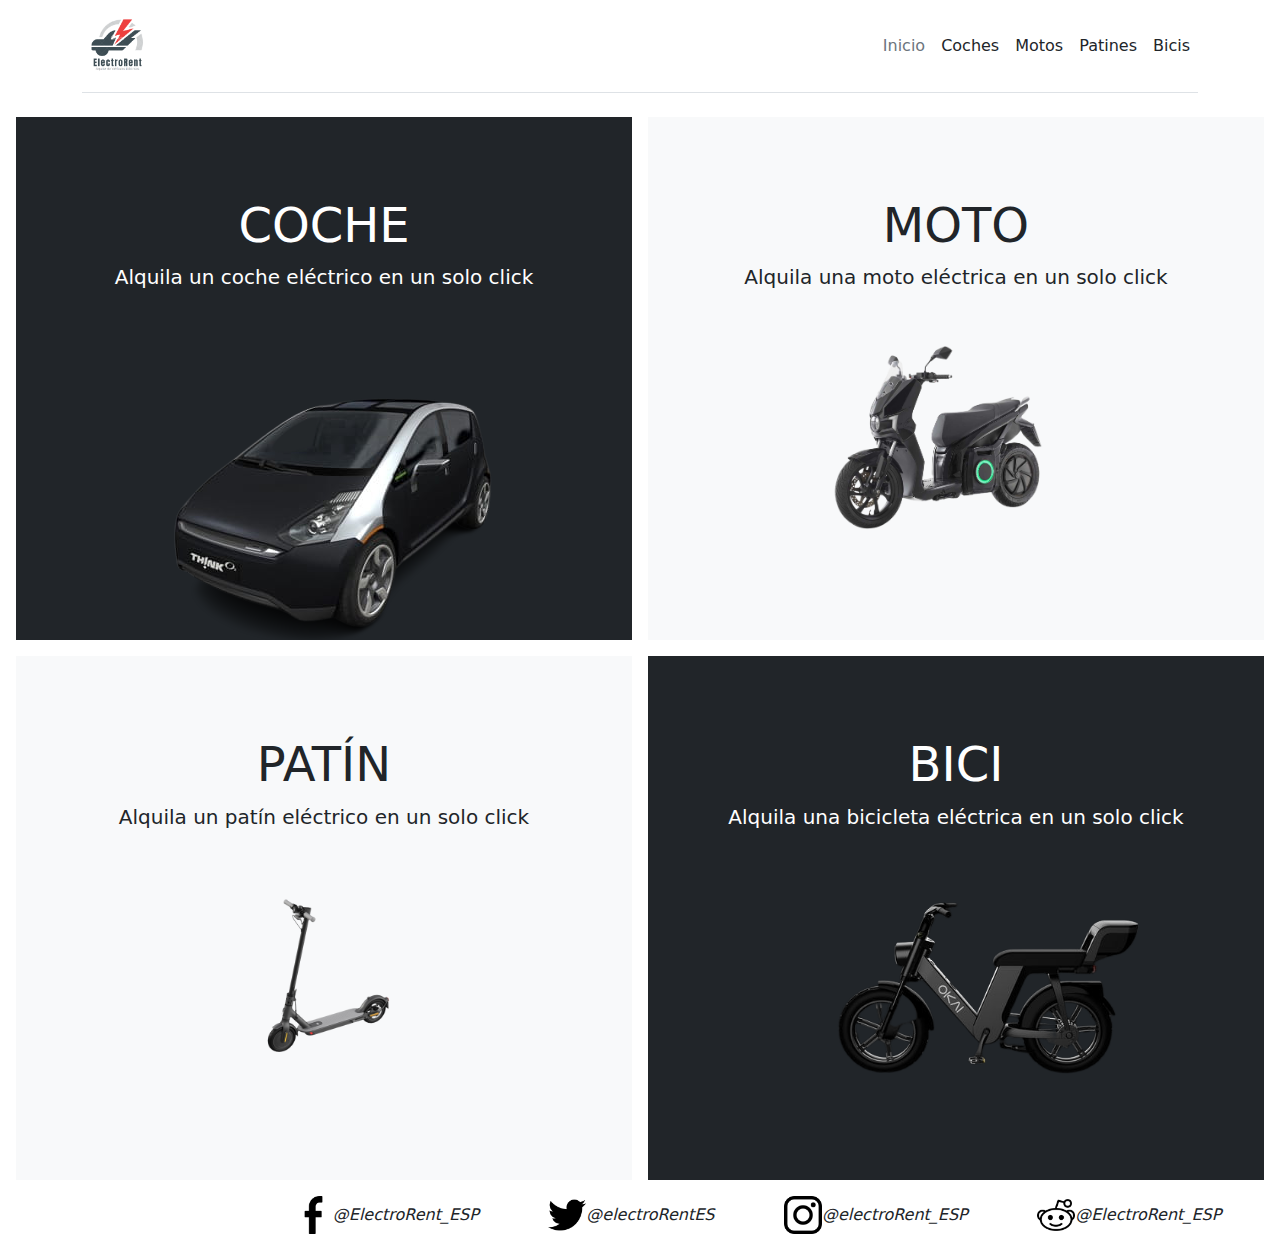
<file: index.html>
<!DOCTYPE html>
<html lang="en">

<head>
    <meta charset="UTF-8">
    <meta http-equiv="X-UA-Compatible" content="IE=edge">
    <meta name="viewport" content="width=device-width, initial-scale=1.0">
    <title>ElectroRent</title>
    <link rel="stylesheet" href="css/style.css">
</head>

<link href="css/bootstrap.min.css" rel="stylesheet">

<style>
    .bd-placeholder-img {
        font-size: 1.125rem;
        text-anchor: middle;
        -webkit-user-select: none;
        -moz-user-select: none;
        user-select: none;
    }

    @media (min-width: 768px) {
        .bd-placeholder-img-lg {
            font-size: 3.5rem;
        }
    }
</style>

<body>
    <svg xmlns="http://www.w3.org/2000/svg" style="display: none;">
        <symbol id="bootstrap" viewBox="0 0 118 94">
            <title>Bootstrap</title>
            <path fill-rule="evenodd" clip-rule="evenodd"
                d="M24.509 0c-6.733 0-11.715 5.893-11.492 12.284.214 6.14-.064 14.092-2.066 20.577C8.943 39.365 5.547 43.485 0 44.014v5.972c5.547.529 8.943 4.649 10.951 11.153 2.002 6.485 2.28 14.437 2.066 20.577C12.794 88.106 17.776 94 24.51 94H93.5c6.733 0 11.714-5.893 11.491-12.284-.214-6.14.064-14.092 2.066-20.577 2.009-6.504 5.396-10.624 10.943-11.153v-5.972c-5.547-.529-8.934-4.649-10.943-11.153-2.002-6.484-2.28-14.437-2.066-20.577C105.214 5.894 100.233 0 93.5 0H24.508zM80 57.863C80 66.663 73.436 72 62.543 72H44a2 2 0 01-2-2V24a2 2 0 012-2h18.437c9.083 0 15.044 4.92 15.044 12.474 0 5.302-4.01 10.049-9.119 10.88v.277C75.317 46.394 80 51.21 80 57.863zM60.521 28.34H49.948v14.934h8.905c6.884 0 10.68-2.772 10.68-7.727 0-4.643-3.264-7.207-9.012-7.207zM49.948 49.2v16.458H60.91c7.167 0 10.964-2.876 10.964-8.281 0-5.406-3.903-8.178-11.425-8.178H49.948z">
            </path>
        </symbol>
        <symbol id="home" viewBox="0 0 16 16">
            <path
                d="M8.354 1.146a.5.5 0 0 0-.708 0l-6 6A.5.5 0 0 0 1.5 7.5v7a.5.5 0 0 0 .5.5h4.5a.5.5 0 0 0 .5-.5v-4h2v4a.5.5 0 0 0 .5.5H14a.5.5 0 0 0 .5-.5v-7a.5.5 0 0 0-.146-.354L13 5.793V2.5a.5.5 0 0 0-.5-.5h-1a.5.5 0 0 0-.5.5v1.293L8.354 1.146zM2.5 14V7.707l5.5-5.5 5.5 5.5V14H10v-4a.5.5 0 0 0-.5-.5h-3a.5.5 0 0 0-.5.5v4H2.5z" />
        </symbol>
        <symbol id="speedometer2" viewBox="0 0 16 16">
            <path
                d="M8 4a.5.5 0 0 1 .5.5V6a.5.5 0 0 1-1 0V4.5A.5.5 0 0 1 8 4zM3.732 5.732a.5.5 0 0 1 .707 0l.915.914a.5.5 0 1 1-.708.708l-.914-.915a.5.5 0 0 1 0-.707zM2 10a.5.5 0 0 1 .5-.5h1.586a.5.5 0 0 1 0 1H2.5A.5.5 0 0 1 2 10zm9.5 0a.5.5 0 0 1 .5-.5h1.5a.5.5 0 0 1 0 1H12a.5.5 0 0 1-.5-.5zm.754-4.246a.389.389 0 0 0-.527-.02L7.547 9.31a.91.91 0 1 0 1.302 1.258l3.434-4.297a.389.389 0 0 0-.029-.518z" />
            <path fill-rule="evenodd"
                d="M0 10a8 8 0 1 1 15.547 2.661c-.442 1.253-1.845 1.602-2.932 1.25C11.309 13.488 9.475 13 8 13c-1.474 0-3.31.488-4.615.911-1.087.352-2.49.003-2.932-1.25A7.988 7.988 0 0 1 0 10zm8-7a7 7 0 0 0-6.603 9.329c.203.575.923.876 1.68.63C4.397 12.533 6.358 12 8 12s3.604.532 4.923.96c.757.245 1.477-.056 1.68-.631A7 7 0 0 0 8 3z" />
        </symbol>
        <symbol id="table" viewBox="0 0 16 16">
            <path
                d="M0 2a2 2 0 0 1 2-2h12a2 2 0 0 1 2 2v12a2 2 0 0 1-2 2H2a2 2 0 0 1-2-2V2zm15 2h-4v3h4V4zm0 4h-4v3h4V8zm0 4h-4v3h3a1 1 0 0 0 1-1v-2zm-5 3v-3H6v3h4zm-5 0v-3H1v2a1 1 0 0 0 1 1h3zm-4-4h4V8H1v3zm0-4h4V4H1v3zm5-3v3h4V4H6zm4 4H6v3h4V8z" />
        </symbol>
        <symbol id="people-circle" viewBox="0 0 16 16">
            <path d="M11 6a3 3 0 1 1-6 0 3 3 0 0 1 6 0z" />
            <path fill-rule="evenodd"
                d="M0 8a8 8 0 1 1 16 0A8 8 0 0 1 0 8zm8-7a7 7 0 0 0-5.468 11.37C3.242 11.226 4.805 10 8 10s4.757 1.225 5.468 2.37A7 7 0 0 0 8 1z" />
        </symbol>
        <symbol id="grid" viewBox="0 0 16 16">
            <path
                d="M1 2.5A1.5 1.5 0 0 1 2.5 1h3A1.5 1.5 0 0 1 7 2.5v3A1.5 1.5 0 0 1 5.5 7h-3A1.5 1.5 0 0 1 1 5.5v-3zM2.5 2a.5.5 0 0 0-.5.5v3a.5.5 0 0 0 .5.5h3a.5.5 0 0 0 .5-.5v-3a.5.5 0 0 0-.5-.5h-3zm6.5.5A1.5 1.5 0 0 1 10.5 1h3A1.5 1.5 0 0 1 15 2.5v3A1.5 1.5 0 0 1 13.5 7h-3A1.5 1.5 0 0 1 9 5.5v-3zm1.5-.5a.5.5 0 0 0-.5.5v3a.5.5 0 0 0 .5.5h3a.5.5 0 0 0 .5-.5v-3a.5.5 0 0 0-.5-.5h-3zM1 10.5A1.5 1.5 0 0 1 2.5 9h3A1.5 1.5 0 0 1 7 10.5v3A1.5 1.5 0 0 1 5.5 15h-3A1.5 1.5 0 0 1 1 13.5v-3zm1.5-.5a.5.5 0 0 0-.5.5v3a.5.5 0 0 0 .5.5h3a.5.5 0 0 0 .5-.5v-3a.5.5 0 0 0-.5-.5h-3zm6.5.5A1.5 1.5 0 0 1 10.5 9h3a1.5 1.5 0 0 1 1.5 1.5v3a1.5 1.5 0 0 1-1.5 1.5h-3A1.5 1.5 0 0 1 9 13.5v-3zm1.5-.5a.5.5 0 0 0-.5.5v3a.5.5 0 0 0 .5.5h3a.5.5 0 0 0 .5-.5v-3a.5.5 0 0 0-.5-.5h-3z" />
        </symbol>
    </svg>


    <!--ENCABEZADO-->

    <div class="container">
        <header
            class="d-flex flex-wrap align-items-center justify-content-center justify-content-md-between py-3 mb-4 border-bottom">
            <a href="index.html"><img src="img/logo.PNG" class="logo"></a>
            <a class="d-flex align-items-center col-md-3 mb-2 mb-md-0 text-dark text-decoration-none">
                <svg class="bi me-2" width="40" height="32" role="img" aria-label="Bootstrap">
                    <use xlink:href="" />
                </svg>
            </a>

            <ul class="nav col-12 col-md-auto mb-2 justify-content-center mb-md-0">
                <li><a href="../index.html" class="nav-link px-2 link-secondary">Inicio</a></li>
                <li><a href="../html/coche.html" class="nav-link px-2 link-dark">Coches</a></li>
                <li><a href="../html/moto.html" class="nav-link px-2 link-dark">Motos</a></li>
                <li><a href="../html/patin.html" class="nav-link px-2 link-dark">Patines</a></li>
                <li><a href="../html/bici.html" class="nav-link px-2 link-dark">Bicis</a></li>
            </ul>
        </header>
    </div>


    <!--PRODUCTOS-->

    <div class="d-md-flex flex-md-equal w-100 my-md-3 ps-md-3">
        <div class="bg-dark me-md-3 pt-3 px-3 pt-md-5 px-md-5 text-center text-white overflow-hidden">
            <div class="my-3 py-3">
                <h2 href class="display-5">COCHE</h2>
                <p class="lead">Alquila un coche eléctrico en un solo click</p>
            </div>
            <div style="width: 100%; height: 300px">
                <a href="html/coche.html"><img src="img/coche.png"></a>
            </div>
        </div>
        <div class="bg-light me-md-3 pt-3 px-3 pt-md-5 px-md-5 text-center overflow-hidden">
            <div class="my-3 p-3">
                <h2 class="display-5">MOTO</h2>
                <p class="lead">Alquila una moto eléctrica en un solo click</p>
            </div>
            <div style="width:50%; height: 150px;">
                <a href="html/moto.html"><img src="img/moto.png" class="img1"></a>
            </div>
        </div>
    </div>

    <div class="d-md-flex flex-md-equal w-100 my-md-3 ps-md-3">
        <div class="bg-light me-md-3 pt-3 px-3 pt-md-5 px-md-5 text-center overflow-hidden">
            <div class="my-3 p-3">
                <h2 class="display-5">PATÍN</h2>
                <p class="lead">Alquila un patín eléctrico en un solo click</p>
            </div>
            <div style="width: 80%; height: 300px;">
                <a href="html/patin.html"><img src="img/patin.png" class="img3"></a>
            </div>
        </div>
        <div class="bg-dark me-md-3 pt-3 px-3 pt-md-5 px-md-5 text-center text-white overflow-hidden">
            <div class="my-3 py-3">
                <h2 class="display-5">BICI</h2>
                <p class="lead">Alquila una bicicleta eléctrica en un solo click</p>
            </div>
            <div style="width: 80%; height: 300px;">
                <a href="html/bici.html"><img src="img/bici.png" class="img2"></a>
            </div>
        </div>
    </div>

    <!--RRSS-->

    <i class="fab fa-facebook-f"><img src="img/facebook.png" style="width: 3%; margin-left: 23%;">@ElectroRent_ESP</i>
    <i class="fab fa-twitter" ><img src="img/twitter.png" style="width: 3%; margin-left: 5%;">@electroRentES</i>
    <i class="fab fa-instagram"><img src="img/instagram.png" style="width: 3%; margin-left: 5%;">@electroRent_ESP</i>
    <i class="fab fa-reddit-alien"><img src="img/reddit.png" style="width: 3%; margin-left: 5%;">@ElectroRent_ESP</i>

    <!--SCRIPT-->
    <script src="js/bootstrap.bundle.min.js"></script>
</body>

</html>
</file>
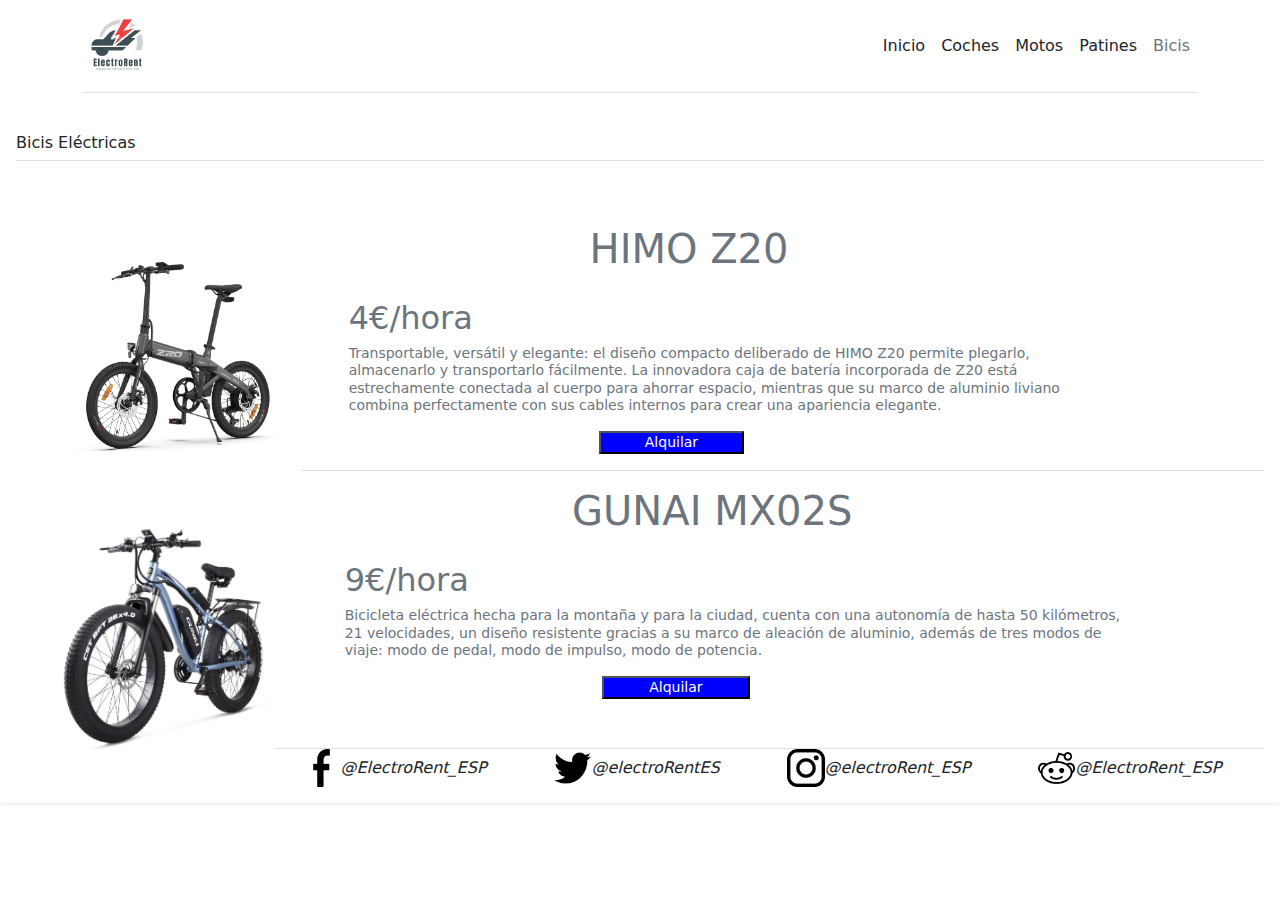
<file: html/bici.html>
<!DOCTYPE html>
<html lang="en">

<head>
    <meta charset="UTF-8">
    <meta http-equiv="X-UA-Compatible" content="IE=edge">
    <meta name="viewport" content="width=device-width, initial-scale=1.0">
    <title>ElectroRent</title>
    <link rel="stylesheet" href="../css/style.css">
</head>

<link href="../css/bootstrap.min.css" rel="stylesheet">

<style>
    .bd-placeholder-img {
        font-size: 1.125rem;
        text-anchor: middle;
        -webkit-user-select: none;
        -moz-user-select: none;
        user-select: none;
    }

    @media (min-width: 768px) {
        .bd-placeholder-img-lg {
            font-size: 3.5rem;
        }
    }
</style>

<body>
    <svg xmlns="http://www.w3.org/2000/svg" style="display: none;">
        <symbol id="bootstrap" viewBox="0 0 118 94">
            <title>Bootstrap</title>
            <path fill-rule="evenodd" clip-rule="evenodd"
                d="M24.509 0c-6.733 0-11.715 5.893-11.492 12.284.214 6.14-.064 14.092-2.066 20.577C8.943 39.365 5.547 43.485 0 44.014v5.972c5.547.529 8.943 4.649 10.951 11.153 2.002 6.485 2.28 14.437 2.066 20.577C12.794 88.106 17.776 94 24.51 94H93.5c6.733 0 11.714-5.893 11.491-12.284-.214-6.14.064-14.092 2.066-20.577 2.009-6.504 5.396-10.624 10.943-11.153v-5.972c-5.547-.529-8.934-4.649-10.943-11.153-2.002-6.484-2.28-14.437-2.066-20.577C105.214 5.894 100.233 0 93.5 0H24.508zM80 57.863C80 66.663 73.436 72 62.543 72H44a2 2 0 01-2-2V24a2 2 0 012-2h18.437c9.083 0 15.044 4.92 15.044 12.474 0 5.302-4.01 10.049-9.119 10.88v.277C75.317 46.394 80 51.21 80 57.863zM60.521 28.34H49.948v14.934h8.905c6.884 0 10.68-2.772 10.68-7.727 0-4.643-3.264-7.207-9.012-7.207zM49.948 49.2v16.458H60.91c7.167 0 10.964-2.876 10.964-8.281 0-5.406-3.903-8.178-11.425-8.178H49.948z">
            </path>
        </symbol>
        <symbol id="home" viewBox="0 0 16 16">
            <path
                d="M8.354 1.146a.5.5 0 0 0-.708 0l-6 6A.5.5 0 0 0 1.5 7.5v7a.5.5 0 0 0 .5.5h4.5a.5.5 0 0 0 .5-.5v-4h2v4a.5.5 0 0 0 .5.5H14a.5.5 0 0 0 .5-.5v-7a.5.5 0 0 0-.146-.354L13 5.793V2.5a.5.5 0 0 0-.5-.5h-1a.5.5 0 0 0-.5.5v1.293L8.354 1.146zM2.5 14V7.707l5.5-5.5 5.5 5.5V14H10v-4a.5.5 0 0 0-.5-.5h-3a.5.5 0 0 0-.5.5v4H2.5z" />
        </symbol>
        <symbol id="speedometer2" viewBox="0 0 16 16">
            <path
                d="M8 4a.5.5 0 0 1 .5.5V6a.5.5 0 0 1-1 0V4.5A.5.5 0 0 1 8 4zM3.732 5.732a.5.5 0 0 1 .707 0l.915.914a.5.5 0 1 1-.708.708l-.914-.915a.5.5 0 0 1 0-.707zM2 10a.5.5 0 0 1 .5-.5h1.586a.5.5 0 0 1 0 1H2.5A.5.5 0 0 1 2 10zm9.5 0a.5.5 0 0 1 .5-.5h1.5a.5.5 0 0 1 0 1H12a.5.5 0 0 1-.5-.5zm.754-4.246a.389.389 0 0 0-.527-.02L7.547 9.31a.91.91 0 1 0 1.302 1.258l3.434-4.297a.389.389 0 0 0-.029-.518z" />
            <path fill-rule="evenodd"
                d="M0 10a8 8 0 1 1 15.547 2.661c-.442 1.253-1.845 1.602-2.932 1.25C11.309 13.488 9.475 13 8 13c-1.474 0-3.31.488-4.615.911-1.087.352-2.49.003-2.932-1.25A7.988 7.988 0 0 1 0 10zm8-7a7 7 0 0 0-6.603 9.329c.203.575.923.876 1.68.63C4.397 12.533 6.358 12 8 12s3.604.532 4.923.96c.757.245 1.477-.056 1.68-.631A7 7 0 0 0 8 3z" />
        </symbol>
        <symbol id="table" viewBox="0 0 16 16">
            <path
                d="M0 2a2 2 0 0 1 2-2h12a2 2 0 0 1 2 2v12a2 2 0 0 1-2 2H2a2 2 0 0 1-2-2V2zm15 2h-4v3h4V4zm0 4h-4v3h4V8zm0 4h-4v3h3a1 1 0 0 0 1-1v-2zm-5 3v-3H6v3h4zm-5 0v-3H1v2a1 1 0 0 0 1 1h3zm-4-4h4V8H1v3zm0-4h4V4H1v3zm5-3v3h4V4H6zm4 4H6v3h4V8z" />
        </symbol>
        <symbol id="people-circle" viewBox="0 0 16 16">
            <path d="M11 6a3 3 0 1 1-6 0 3 3 0 0 1 6 0z" />
            <path fill-rule="evenodd"
                d="M0 8a8 8 0 1 1 16 0A8 8 0 0 1 0 8zm8-7a7 7 0 0 0-5.468 11.37C3.242 11.226 4.805 10 8 10s4.757 1.225 5.468 2.37A7 7 0 0 0 8 1z" />
        </symbol>
        <symbol id="grid" viewBox="0 0 16 16">
            <path
                d="M1 2.5A1.5 1.5 0 0 1 2.5 1h3A1.5 1.5 0 0 1 7 2.5v3A1.5 1.5 0 0 1 5.5 7h-3A1.5 1.5 0 0 1 1 5.5v-3zM2.5 2a.5.5 0 0 0-.5.5v3a.5.5 0 0 0 .5.5h3a.5.5 0 0 0 .5-.5v-3a.5.5 0 0 0-.5-.5h-3zm6.5.5A1.5 1.5 0 0 1 10.5 1h3A1.5 1.5 0 0 1 15 2.5v3A1.5 1.5 0 0 1 13.5 7h-3A1.5 1.5 0 0 1 9 5.5v-3zm1.5-.5a.5.5 0 0 0-.5.5v3a.5.5 0 0 0 .5.5h3a.5.5 0 0 0 .5-.5v-3a.5.5 0 0 0-.5-.5h-3zM1 10.5A1.5 1.5 0 0 1 2.5 9h3A1.5 1.5 0 0 1 7 10.5v3A1.5 1.5 0 0 1 5.5 15h-3A1.5 1.5 0 0 1 1 13.5v-3zm1.5-.5a.5.5 0 0 0-.5.5v3a.5.5 0 0 0 .5.5h3a.5.5 0 0 0 .5-.5v-3a.5.5 0 0 0-.5-.5h-3zm6.5.5A1.5 1.5 0 0 1 10.5 9h3a1.5 1.5 0 0 1 1.5 1.5v3a1.5 1.5 0 0 1-1.5 1.5h-3A1.5 1.5 0 0 1 9 13.5v-3zm1.5-.5a.5.5 0 0 0-.5.5v3a.5.5 0 0 0 .5.5h3a.5.5 0 0 0 .5-.5v-3a.5.5 0 0 0-.5-.5h-3z" />
        </symbol>
    </svg>


    <!--ENCABEZADO-->

    <div class="container">
        <header
            class="d-flex flex-wrap align-items-center justify-content-center justify-content-md-between py-3 mb-4 border-bottom">
            <a href="../index.html"><img src="../img/logo.PNG" class="logo"></a>
            <a class="d-flex align-items-center col-md-3 mb-2 mb-md-0 text-dark text-decoration-none">
                <svg class="bi me-2" width="40" height="32" role="img" aria-label="Bootstrap">
                    <use xlink:href="" />
                </svg>
            </a>

            <ul class="nav col-12 col-md-auto mb-2 justify-content-center mb-md-0">
                <li><a href="../index.html" class="nav-link px-2 link-dark">Inicio</a></li>
                <li><a href="../html/coche.html" class="nav-link px-2 link-dark">Coches</a></li>
                <li><a href="../html/moto.html" class="nav-link px-2 link-dark">Motos</a></li>
                <li><a href="../html/patin.html" class="nav-link px-2 link-dark">Patines</a></li>
                <li><a href="../html/bici.html" class="nav-link px-2 link-secondary">Bicis</a></li>
            </ul>
        </header>
    </div>

<!--PRODUCTOS-->
<div class="my-3 p-3 bg-body rounded shadow-sm">
    <h6 class="border-bottom pb-2 mb-0">Bicis Eléctricas</h6>
    <div class="d-flex text-muted pt-3">
        <svg class="bd-placeholder-img flex-shrink-0 me-2 rounded" width="32" height="32"
            xmlns="http://www.w3.org/2000/svg" role="img" aria-label="Placeholder: 32x32"
            preserveAspectRatio="xMidYMid slice" focusable="false">
        </svg>
</div>

<div class="d-flex text-muted pt-3">
    <img src="../img/bicis/HIMO Z20.jpg" style="width: 20%; height: 15%; margin-top: 3%; margin-left: 2.8%;">
    <div class="pb-3 mb-0 small lh-sm border-bottom">
        <h1 class="d-block text-gray-dark" style="margin-left: 30%;">HIMO Z20</h1><br>
        <h2 style="margin-left: 5%;">4€/hora</h2>
        <p style="width: 80%; margin-left: 5%;">
            Transportable, versátil y elegante: el diseño compacto deliberado de HIMO Z20 permite plegarlo, almacenarlo y
             transportarlo fácilmente. La innovadora caja de batería incorporada de Z20 está estrechamente conectada al cuerpo para 
             ahorrar espacio, mientras que su marco de aluminio liviano combina perfectamente con sus cables internos para crear una 
             apariencia elegante. 
        </p>
        <button style="margin-left: 31%; width: 15%" class="alquilar" onclick="document.location='../html/pagos.html'">Alquilar</button>
    </div>
</div>

<div class="d-flex text-muted pt-3">
    <img src="../img/bicis/GUNAI MX02S.jpg" style="width: 18%; height: 15%; margin-top: 3%; margin-left: 2.8%;">
    <div class="pb-3 mb-0 small lh-sm border-bottom">
        <h1 class="d-block text-gray-dark" style="margin-left: 30%;">GUNAI MX02S</h1><br>
        <h2 style="margin-left: 7%;">9€/hora</h2>
        <p style="width: 80%; margin-left: 7%;">
            Bicicleta eléctrica hecha para la montaña y para la ciudad, cuenta con una autonomía de hasta 50 kilómetros,
            21 velocidades, un diseño resistente gracias a su marco de aleación de aluminio, además de tres modos de viaje:
             modo de pedal, modo de impulso, modo de potencia. 
        </p>
        <button style="margin-left: 33%; width: 15%" class="alquilar" onclick="document.location='../html/pagos.html'">Alquilar</button>
    </div>
</div>

    <!--RRSS-->

    <i class="fab fa-facebook-f"><img src="../img/facebook.png" style="width: 3%; margin-left: 23%;">@ElectroRent_ESP</i>
    <i class="fab fa-twitter" ><img src="../img/twitter.png" style="width: 3%; margin-left: 5%;">@electroRentES</i>
    <i class="fab fa-instagram"><img src="../img/instagram.png" style="width: 3%; margin-left: 5%;">@electroRent_ESP</i>
    <i class="fab fa-reddit-alien"><img src="../img/reddit.png" style="width: 3%; margin-left: 5%;">@ElectroRent_ESP</i>

    <!--SCRIPT-->
    <script src="../js/bootstrap.bundle.min.js"></script>
</body>

</html>
</file>
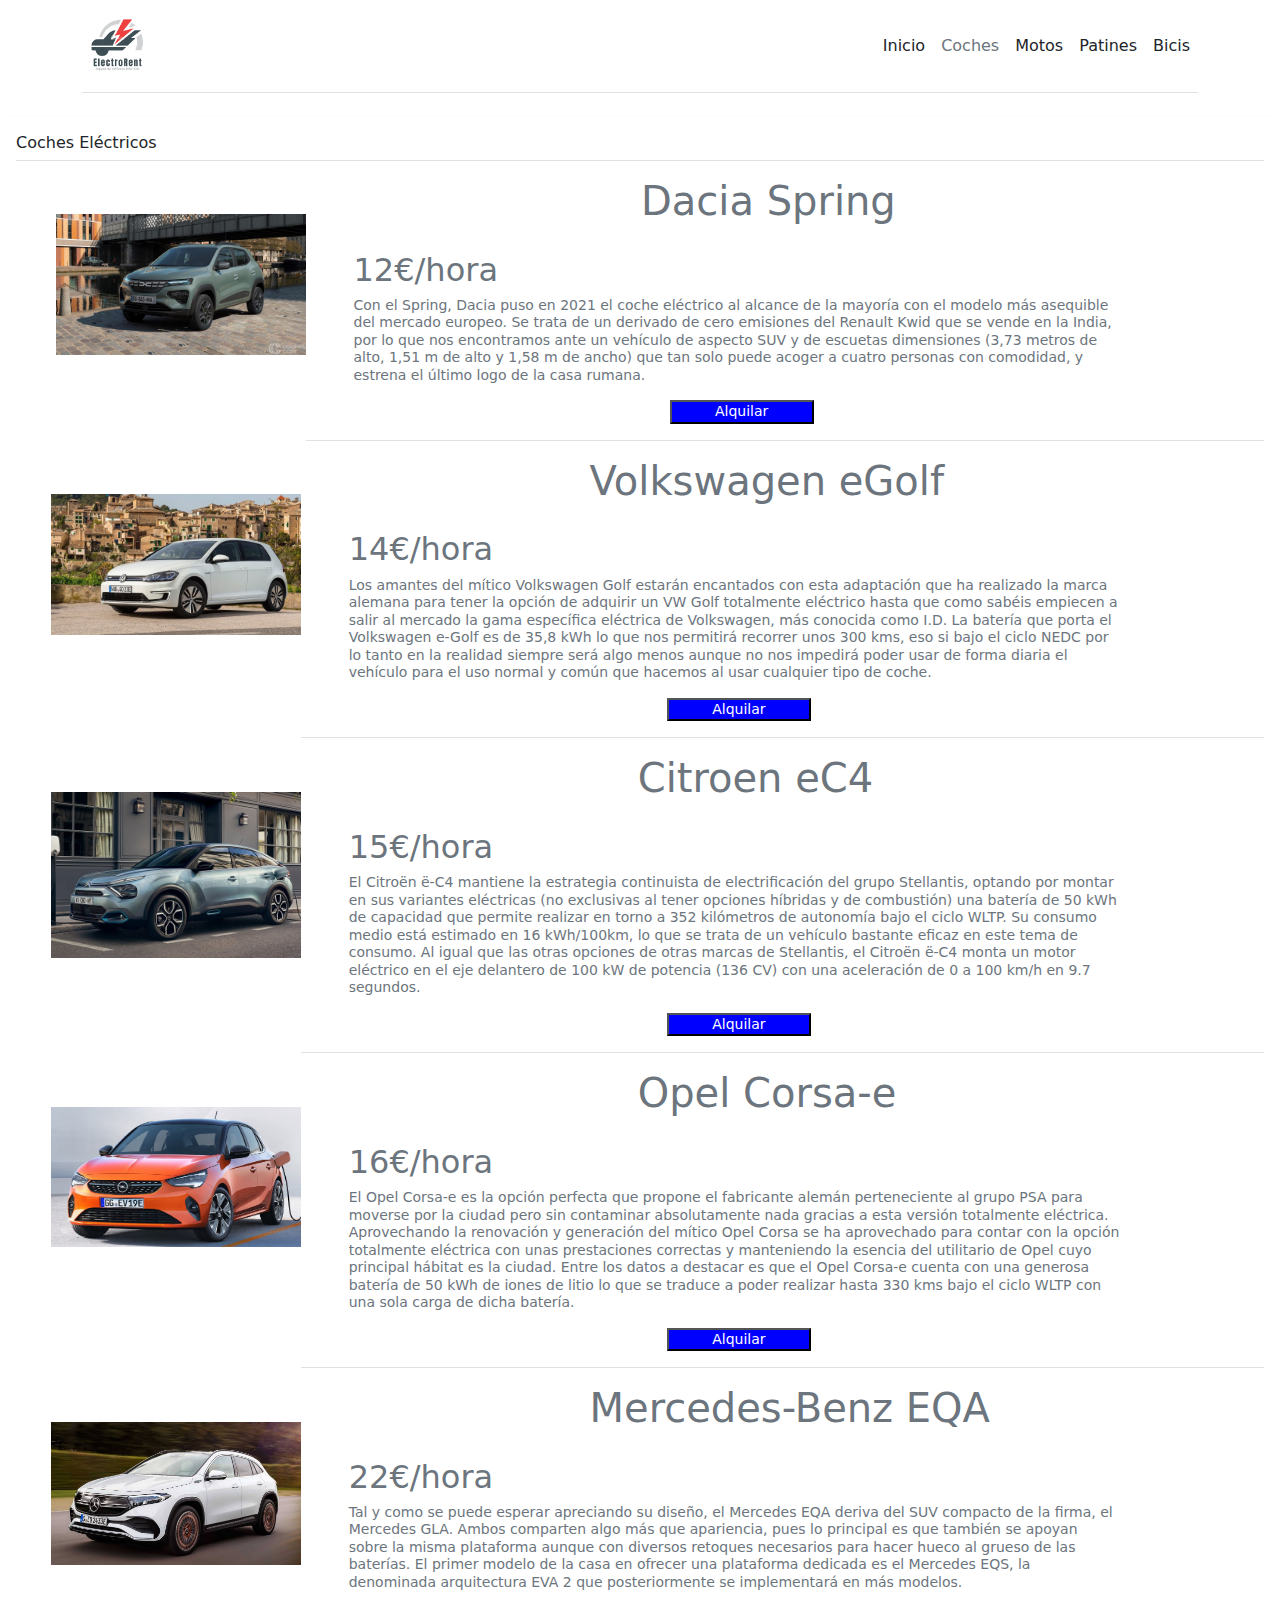
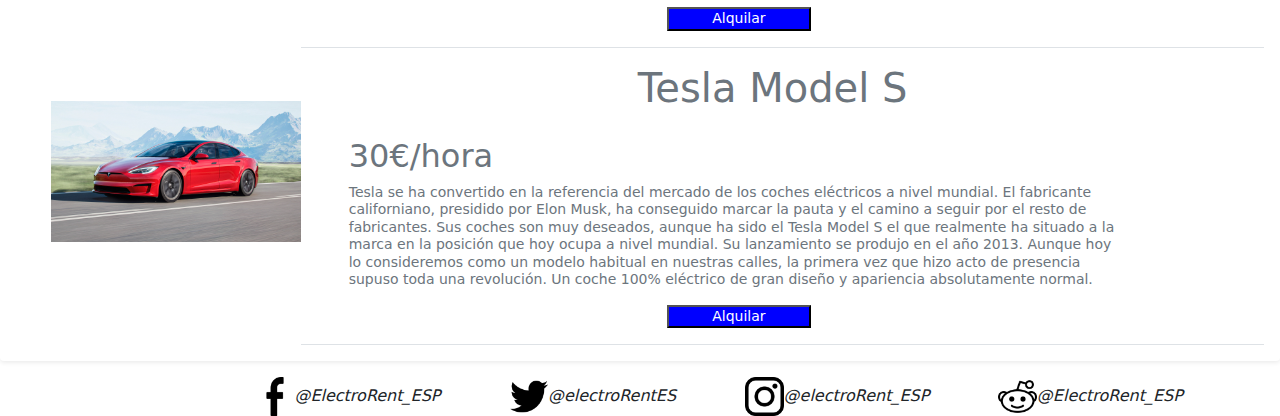
<file: html/coche.html>
<!DOCTYPE html>
<html lang="en">

<head>
    <meta charset="UTF-8">
    <meta http-equiv="X-UA-Compatible" content="IE=edge">
    <meta name="viewport" content="width=device-width, initial-scale=1.0">
    <title>ElectroRent | Coches</title>
    <link rel="stylesheet" href="../css/style.css">
</head>

<link href="../css/bootstrap.min.css" rel="stylesheet">

<style>
    .bd-placeholder-img {
        font-size: 1.125rem;
        text-anchor: middle;
        -webkit-user-select: none;
        -moz-user-select: none;
        user-select: none;
    }

    @media (min-width: 768px) {
        .bd-placeholder-img-lg {
            font-size: 3.5rem;
        }
    }
</style>

<body>
    <svg xmlns="http://www.w3.org/2000/svg" style="display: none;">
        <symbol id="bootstrap" viewBox="0 0 118 94">
            <title>Bootstrap</title>
            <path fill-rule="evenodd" clip-rule="evenodd"
                d="M24.509 0c-6.733 0-11.715 5.893-11.492 12.284.214 6.14-.064 14.092-2.066 20.577C8.943 39.365 5.547 43.485 0 44.014v5.972c5.547.529 8.943 4.649 10.951 11.153 2.002 6.485 2.28 14.437 2.066 20.577C12.794 88.106 17.776 94 24.51 94H93.5c6.733 0 11.714-5.893 11.491-12.284-.214-6.14.064-14.092 2.066-20.577 2.009-6.504 5.396-10.624 10.943-11.153v-5.972c-5.547-.529-8.934-4.649-10.943-11.153-2.002-6.484-2.28-14.437-2.066-20.577C105.214 5.894 100.233 0 93.5 0H24.508zM80 57.863C80 66.663 73.436 72 62.543 72H44a2 2 0 01-2-2V24a2 2 0 012-2h18.437c9.083 0 15.044 4.92 15.044 12.474 0 5.302-4.01 10.049-9.119 10.88v.277C75.317 46.394 80 51.21 80 57.863zM60.521 28.34H49.948v14.934h8.905c6.884 0 10.68-2.772 10.68-7.727 0-4.643-3.264-7.207-9.012-7.207zM49.948 49.2v16.458H60.91c7.167 0 10.964-2.876 10.964-8.281 0-5.406-3.903-8.178-11.425-8.178H49.948z">
            </path>
        </symbol>
        <symbol id="home" viewBox="0 0 16 16">
            <path
                d="M8.354 1.146a.5.5 0 0 0-.708 0l-6 6A.5.5 0 0 0 1.5 7.5v7a.5.5 0 0 0 .5.5h4.5a.5.5 0 0 0 .5-.5v-4h2v4a.5.5 0 0 0 .5.5H14a.5.5 0 0 0 .5-.5v-7a.5.5 0 0 0-.146-.354L13 5.793V2.5a.5.5 0 0 0-.5-.5h-1a.5.5 0 0 0-.5.5v1.293L8.354 1.146zM2.5 14V7.707l5.5-5.5 5.5 5.5V14H10v-4a.5.5 0 0 0-.5-.5h-3a.5.5 0 0 0-.5.5v4H2.5z" />
        </symbol>
        <symbol id="speedometer2" viewBox="0 0 16 16">
            <path
                d="M8 4a.5.5 0 0 1 .5.5V6a.5.5 0 0 1-1 0V4.5A.5.5 0 0 1 8 4zM3.732 5.732a.5.5 0 0 1 .707 0l.915.914a.5.5 0 1 1-.708.708l-.914-.915a.5.5 0 0 1 0-.707zM2 10a.5.5 0 0 1 .5-.5h1.586a.5.5 0 0 1 0 1H2.5A.5.5 0 0 1 2 10zm9.5 0a.5.5 0 0 1 .5-.5h1.5a.5.5 0 0 1 0 1H12a.5.5 0 0 1-.5-.5zm.754-4.246a.389.389 0 0 0-.527-.02L7.547 9.31a.91.91 0 1 0 1.302 1.258l3.434-4.297a.389.389 0 0 0-.029-.518z" />
            <path fill-rule="evenodd"
                d="M0 10a8 8 0 1 1 15.547 2.661c-.442 1.253-1.845 1.602-2.932 1.25C11.309 13.488 9.475 13 8 13c-1.474 0-3.31.488-4.615.911-1.087.352-2.49.003-2.932-1.25A7.988 7.988 0 0 1 0 10zm8-7a7 7 0 0 0-6.603 9.329c.203.575.923.876 1.68.63C4.397 12.533 6.358 12 8 12s3.604.532 4.923.96c.757.245 1.477-.056 1.68-.631A7 7 0 0 0 8 3z" />
        </symbol>
        <symbol id="table" viewBox="0 0 16 16">
            <path
                d="M0 2a2 2 0 0 1 2-2h12a2 2 0 0 1 2 2v12a2 2 0 0 1-2 2H2a2 2 0 0 1-2-2V2zm15 2h-4v3h4V4zm0 4h-4v3h4V8zm0 4h-4v3h3a1 1 0 0 0 1-1v-2zm-5 3v-3H6v3h4zm-5 0v-3H1v2a1 1 0 0 0 1 1h3zm-4-4h4V8H1v3zm0-4h4V4H1v3zm5-3v3h4V4H6zm4 4H6v3h4V8z" />
        </symbol>
        <symbol id="people-circle" viewBox="0 0 16 16">
            <path d="M11 6a3 3 0 1 1-6 0 3 3 0 0 1 6 0z" />
            <path fill-rule="evenodd"
                d="M0 8a8 8 0 1 1 16 0A8 8 0 0 1 0 8zm8-7a7 7 0 0 0-5.468 11.37C3.242 11.226 4.805 10 8 10s4.757 1.225 5.468 2.37A7 7 0 0 0 8 1z" />
        </symbol>
        <symbol id="grid" viewBox="0 0 16 16">
            <path
                d="M1 2.5A1.5 1.5 0 0 1 2.5 1h3A1.5 1.5 0 0 1 7 2.5v3A1.5 1.5 0 0 1 5.5 7h-3A1.5 1.5 0 0 1 1 5.5v-3zM2.5 2a.5.5 0 0 0-.5.5v3a.5.5 0 0 0 .5.5h3a.5.5 0 0 0 .5-.5v-3a.5.5 0 0 0-.5-.5h-3zm6.5.5A1.5 1.5 0 0 1 10.5 1h3A1.5 1.5 0 0 1 15 2.5v3A1.5 1.5 0 0 1 13.5 7h-3A1.5 1.5 0 0 1 9 5.5v-3zm1.5-.5a.5.5 0 0 0-.5.5v3a.5.5 0 0 0 .5.5h3a.5.5 0 0 0 .5-.5v-3a.5.5 0 0 0-.5-.5h-3zM1 10.5A1.5 1.5 0 0 1 2.5 9h3A1.5 1.5 0 0 1 7 10.5v3A1.5 1.5 0 0 1 5.5 15h-3A1.5 1.5 0 0 1 1 13.5v-3zm1.5-.5a.5.5 0 0 0-.5.5v3a.5.5 0 0 0 .5.5h3a.5.5 0 0 0 .5-.5v-3a.5.5 0 0 0-.5-.5h-3zm6.5.5A1.5 1.5 0 0 1 10.5 9h3a1.5 1.5 0 0 1 1.5 1.5v3a1.5 1.5 0 0 1-1.5 1.5h-3A1.5 1.5 0 0 1 9 13.5v-3zm1.5-.5a.5.5 0 0 0-.5.5v3a.5.5 0 0 0 .5.5h3a.5.5 0 0 0 .5-.5v-3a.5.5 0 0 0-.5-.5h-3z" />
        </symbol>
    </svg>


    <!--ENCABEZADO-->

    <div class="container">
        <header
            class="d-flex flex-wrap align-items-center justify-content-center justify-content-md-between py-3 mb-4 border-bottom">
            <a href="../index.html"><img src="../img/logo.PNG" class="logo"></a>
            <a class="d-flex align-items-center col-md-3 mb-2 mb-md-0 text-dark text-decoration-none">
                <svg class="bi me-2" width="40" height="32" role="img" aria-label="Bootstrap">
                    <use xlink:href="" />
                </svg>
            </a>

            <ul class="nav col-12 col-md-auto mb-2 justify-content-center mb-md-0">
                <li><a href="../index.html" class="nav-link px-2 link-dark">Inicio</a></li>
                <li><a href="../html/coche.html" class="nav-link px-2 link-secondary">Coches</a></li>
                <li><a href="../html/moto.html" class="nav-link px-2 link-dark">Motos</a></li>
                <li><a href="../html/patin.html" class="nav-link px-2 link-dark">Patines</a></li>
                <li><a href="../html/bici.html" class="nav-link px-2 link-dark">Bicis</a></li>
            </ul>
        </header>
    </div>

    <!--PRODUCTOS-->
    <div class="my-3 p-3 bg-body rounded shadow-sm">
        <h6 class="border-bottom pb-2 mb-0">Coches Eléctricos</h6>
        <div class="d-flex text-muted pt-3">
            <svg class="bd-placeholder-img flex-shrink-0 me-2 rounded" width="32" height="32"
                xmlns="http://www.w3.org/2000/svg" role="img" aria-label="Placeholder: 32x32"
                preserveAspectRatio="xMidYMid slice" focusable="false">
            </svg>
            <img src="../img/coches/dacia_spring.jpg" style="width: 20%; height: 15%; margin-top: 3%;">
            <div class="pb-3 mb-0 small lh-sm border-bottom">
                <h1 class="d-block text-gray-dark" style="margin-left: 35%;">Dacia Spring</h1><br>
                <h2 style="margin-left: 5%;">12€/hora</h2>
                <p style="width: 80%; margin-left: 5%;">
                    Con el Spring, Dacia puso en 2021 el coche eléctrico al alcance de la mayoría con el modelo más
                    asequible del mercado europeo.
                    Se trata de un derivado de cero emisiones del Renault Kwid que se vende en la India, por lo que nos
                    encontramos ante un vehículo de aspecto
                    SUV y de escuetas dimensiones (3,73 metros de alto, 1,51 m de alto y 1,58 m de ancho) que tan solo
                    puede acoger a cuatro personas con
                    comodidad, y estrena el último logo de la casa rumana.
                </p>
                <button style="margin-left: 38%; width: 15%" class="alquilar" onclick="document.location='../html/pagos.html'">Alquilar</button>
            </div>
        </div>
        <div class="d-flex text-muted pt-3">
            <img src="../img/coches/volskwagen_egolf.jpg" style="width: 20%; height: 15%; margin-top: 3%; margin-left: 2.8%;">
            <div class="pb-3 mb-0 small lh-sm border-bottom">
                <h1 class="d-block text-gray-dark" style="margin-left: 30%;">Volkswagen eGolf</h1><br>
                <h2 style="margin-left: 5%;">14€/hora</h2>
                <p style="width: 80%; margin-left: 5%;">
                    Los amantes del mítico Volkswagen Golf estarán encantados con esta adaptación que ha realizado la marca alemana para 
                    tener la opción de adquirir un VW Golf totalmente eléctrico hasta que como sabéis empiecen a salir al mercado la gama 
                    específica eléctrica de Volkswagen, más conocida como I.D. La batería que porta el Volkswagen e-Golf es de 35,8 kWh lo
                    que nos permitirá recorrer unos 300 kms, eso si bajo el ciclo NEDC por lo tanto en la realidad siempre será algo menos
                    aunque no nos impedirá poder usar de forma diaria el vehículo para el uso normal y común que hacemos al usar cualquier
                    tipo de coche.
                </p>
                <button style="margin-left: 38%; width: 15%" class="alquilar" onclick="document.location='../html/pagos.html'">Alquilar</button>
            </div>
        </div>
        <div class="d-flex text-muted pt-3">
            <img src="../img/coches/citroen_ec4.jpg" style="width: 20%; height: 15%; margin-top: 3%; margin-left: 2.8%;">
            <div class="pb-3 mb-0 small lh-sm border-bottom">
                <h1 class="d-block text-gray-dark" style="margin-left: 35%;">Citroen eC4</h1><br>
                <h2 style="margin-left: 5%;">15€/hora</h2>
                <p style="width: 80%; margin-left: 5%;">
                    El Citroën ë-C4 mantiene la estrategia continuista de electrificación del grupo Stellantis, 
                    optando por montar en sus variantes eléctricas (no exclusivas al tener opciones híbridas y de combustión) una batería 
                    de 50 kWh de capacidad que permite realizar en torno a 352 kilómetros de autonomía bajo el ciclo WLTP. Su consumo medio 
                    está estimado en 16 kWh/100km, lo que se trata de un vehículo bastante eficaz en este tema de consumo. Al igual que las 
                    otras opciones de otras marcas de Stellantis, el Citroën ë-C4 monta un motor eléctrico en el eje delantero de 100 kW 
                    de potencia (136 CV) con una aceleración de 0 a 100 km/h en 9.7 segundos.
                </p>
                <button style="margin-left: 38%; width: 15%" class="alquilar" onclick="document.location='../html/pagos.html'">Alquilar</button>
            </div>
        </div>

        <div class="d-flex text-muted pt-3">
            <img src="../img/coches/opel_corsa_e.jpg" style="width: 20%; height: 15%; margin-top: 3%; margin-left: 2.8%;">
            <div class="pb-3 mb-0 small lh-sm border-bottom">
                <h1 class="d-block text-gray-dark" style="margin-left: 35%;">Opel Corsa-e</h1><br>
                <h2 style="margin-left: 5%;">16€/hora</h2>
                <p style="width: 80%; margin-left: 5%;">
                    El Opel Corsa-e es la opción perfecta que propone el fabricante alemán perteneciente al grupo PSA para moverse por la 
                    ciudad pero sin contaminar absolutamente nada gracias a esta versión totalmente eléctrica. Aprovechando la renovación 
                    y generación del mítico Opel Corsa se ha aprovechado para contar con la opción totalmente eléctrica con unas prestaciones
                    correctas y manteniendo la esencia del utilitario de Opel cuyo principal hábitat es la ciudad. Entre los datos a destacar 
                    es que el Opel Corsa-e cuenta con una generosa batería de 50 kWh de iones de litio lo que se traduce a poder realizar 
                    hasta 330 kms bajo el ciclo WLTP con una sola carga de dicha batería.  
                </p>
                <button style="margin-left: 38%; width: 15%" class="alquilar" onclick="document.location='../html/pagos.html'">Alquilar</button>
            </div>
        </div>

        <div class="d-flex text-muted pt-3">
            <img src="../img/coches/mercedes_eqa.jpg" style="width: 20%; height: 15%; margin-top: 3%; margin-left: 2.8%;">
            <div class="pb-3 mb-0 small lh-sm border-bottom">
                <h1 class="d-block text-gray-dark" style="margin-left: 30%;">Mercedes-Benz EQA</h1><br>
                <h2 style="margin-left: 5%;">22€/hora</h2>
                <p style="width: 80%; margin-left: 5%;">
                    Tal y como se puede esperar apreciando su diseño, el Mercedes EQA deriva del SUV compacto de la firma, el Mercedes GLA. 
                    Ambos comparten algo más que apariencia, pues lo principal es que también se apoyan sobre la misma plataforma aunque con 
                    diversos retoques necesarios para hacer hueco al grueso de las baterías. El primer modelo de la casa en ofrecer una 
                    plataforma dedicada es el Mercedes EQS, la denominada arquitectura EVA 2 que posteriormente se implementará en más modelos.
                </p>
                <button style="margin-left: 38%; width: 15%" class="alquilar" onclick="document.location='../html/pagos.html'">Alquilar</button>
            </div>
        </div>

        <div class="d-flex text-muted pt-3">
            <img src="../img/coches/tesla_model_s.jpg" style="width: 20%; height: 15%; margin-top: 3%; margin-left: 2.8%;">
            <div class="pb-3 mb-0 small lh-sm border-bottom">
                <h1 class="d-block text-gray-dark" style="margin-left: 35%;">Tesla Model S</h1><br>
                <h2 style="margin-left: 5%;">30€/hora</h2>
                <p style="width: 80%; margin-left: 5%;">
                    Tesla se ha convertido en la referencia del mercado de los coches eléctricos a nivel mundial. El fabricante californiano, 
                    presidido por Elon Musk, ha conseguido marcar la pauta y el camino a seguir por el resto de fabricantes. Sus coches son muy 
                    deseados, aunque ha sido el Tesla Model S el que realmente ha situado a la marca en la posición que hoy ocupa a nivel mundial.
                    Su lanzamiento se produjo en el año 2013. Aunque hoy lo consideremos como un modelo habitual en nuestras calles,  
                    la primera vez que hizo acto de presencia supuso toda una revolución. Un coche 100% eléctrico de gran diseño y apariencia  
                    absolutamente normal.
                </p>
                <button style="margin-left: 38%; width: 15%" class="alquilar" onclick="document.location='../html/pagos.html'">Alquilar</button>
            </div>
        </div>
    </div>
        <!--RRSS-->

        <i class="fab fa-facebook-f"><img src="../img/facebook.png"
                style="width: 3%; margin-left: 20%;">@ElectroRent_ESP</i>
        <i class="fab fa-twitter"><img src="../img/twitter.png" style="width: 3%; margin-left: 5%;">@electroRentES</i>
        <i class="fab fa-instagram"><img src="../img/instagram.png"
                style="width: 3%; margin-left: 5%;">@electroRent_ESP</i>
        <i class="fab fa-reddit-alien"><img src="../img/reddit.png"
                style="width: 3%; margin-left: 5%;">@ElectroRent_ESP</i>

        <!--SCRIPT-->
        <script src="../js/bootstrap.bundle.min.js"></script>
</body>

</html>
</file>
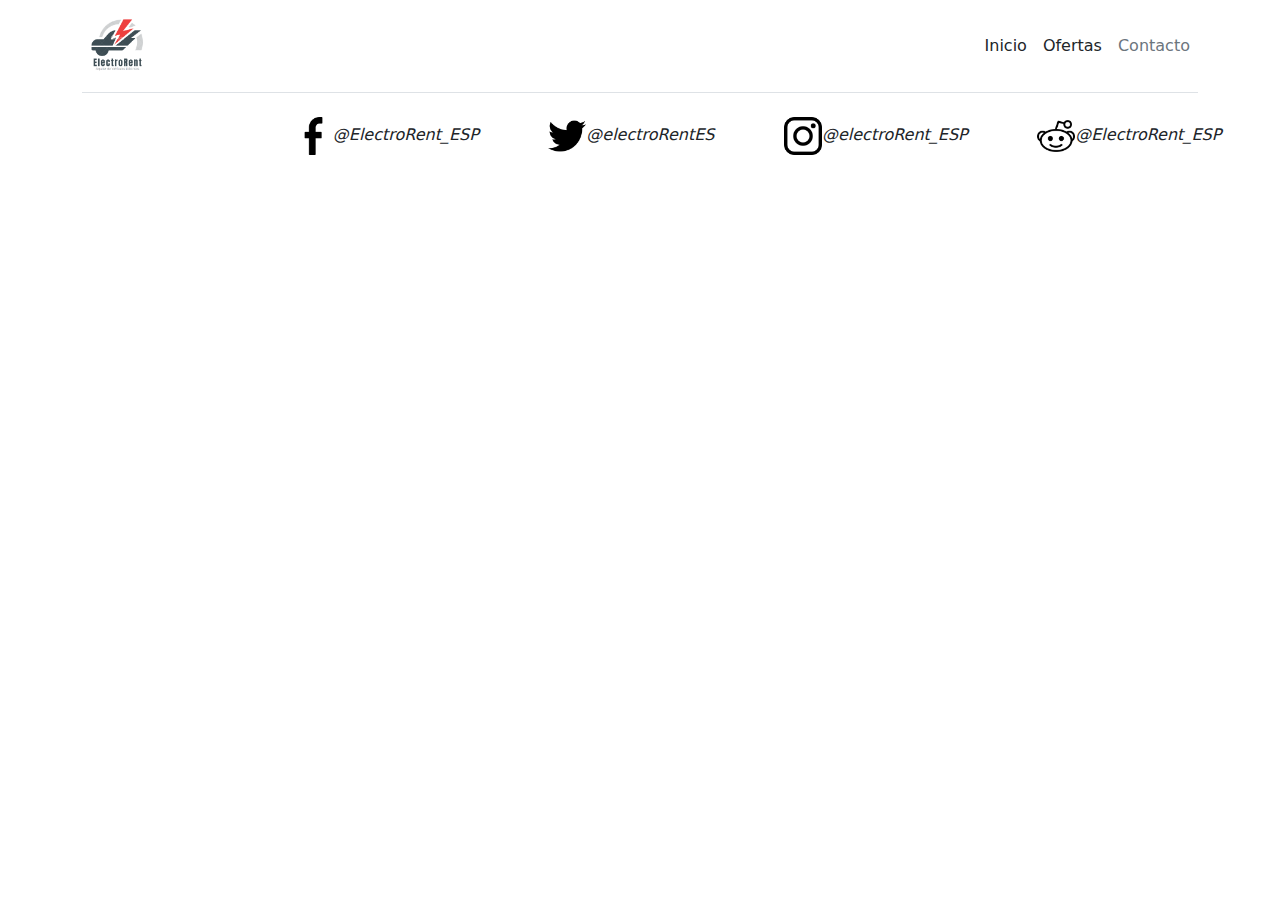
<file: html/contacto.html>
<!DOCTYPE html>
<html lang="en">

<head>
    <meta charset="UTF-8">
    <meta http-equiv="X-UA-Compatible" content="IE=edge">
    <meta name="viewport" content="width=device-width, initial-scale=1.0">
    <title>ElectroRent</title>
    <link rel="stylesheet" href="../css/style.css">
</head>

<link href="../css/bootstrap.min.css" rel="stylesheet">

<style>
    .bd-placeholder-img {
        font-size: 1.125rem;
        text-anchor: middle;
        -webkit-user-select: none;
        -moz-user-select: none;
        user-select: none;
    }

    @media (min-width: 768px) {
        .bd-placeholder-img-lg {
            font-size: 3.5rem;
        }
    }
</style>

<body>
    <svg xmlns="http://www.w3.org/2000/svg" style="display: none;">
        <symbol id="bootstrap" viewBox="0 0 118 94">
            <title>Bootstrap</title>
            <path fill-rule="evenodd" clip-rule="evenodd"
                d="M24.509 0c-6.733 0-11.715 5.893-11.492 12.284.214 6.14-.064 14.092-2.066 20.577C8.943 39.365 5.547 43.485 0 44.014v5.972c5.547.529 8.943 4.649 10.951 11.153 2.002 6.485 2.28 14.437 2.066 20.577C12.794 88.106 17.776 94 24.51 94H93.5c6.733 0 11.714-5.893 11.491-12.284-.214-6.14.064-14.092 2.066-20.577 2.009-6.504 5.396-10.624 10.943-11.153v-5.972c-5.547-.529-8.934-4.649-10.943-11.153-2.002-6.484-2.28-14.437-2.066-20.577C105.214 5.894 100.233 0 93.5 0H24.508zM80 57.863C80 66.663 73.436 72 62.543 72H44a2 2 0 01-2-2V24a2 2 0 012-2h18.437c9.083 0 15.044 4.92 15.044 12.474 0 5.302-4.01 10.049-9.119 10.88v.277C75.317 46.394 80 51.21 80 57.863zM60.521 28.34H49.948v14.934h8.905c6.884 0 10.68-2.772 10.68-7.727 0-4.643-3.264-7.207-9.012-7.207zM49.948 49.2v16.458H60.91c7.167 0 10.964-2.876 10.964-8.281 0-5.406-3.903-8.178-11.425-8.178H49.948z">
            </path>
        </symbol>
        <symbol id="home" viewBox="0 0 16 16">
            <path
                d="M8.354 1.146a.5.5 0 0 0-.708 0l-6 6A.5.5 0 0 0 1.5 7.5v7a.5.5 0 0 0 .5.5h4.5a.5.5 0 0 0 .5-.5v-4h2v4a.5.5 0 0 0 .5.5H14a.5.5 0 0 0 .5-.5v-7a.5.5 0 0 0-.146-.354L13 5.793V2.5a.5.5 0 0 0-.5-.5h-1a.5.5 0 0 0-.5.5v1.293L8.354 1.146zM2.5 14V7.707l5.5-5.5 5.5 5.5V14H10v-4a.5.5 0 0 0-.5-.5h-3a.5.5 0 0 0-.5.5v4H2.5z" />
        </symbol>
        <symbol id="speedometer2" viewBox="0 0 16 16">
            <path
                d="M8 4a.5.5 0 0 1 .5.5V6a.5.5 0 0 1-1 0V4.5A.5.5 0 0 1 8 4zM3.732 5.732a.5.5 0 0 1 .707 0l.915.914a.5.5 0 1 1-.708.708l-.914-.915a.5.5 0 0 1 0-.707zM2 10a.5.5 0 0 1 .5-.5h1.586a.5.5 0 0 1 0 1H2.5A.5.5 0 0 1 2 10zm9.5 0a.5.5 0 0 1 .5-.5h1.5a.5.5 0 0 1 0 1H12a.5.5 0 0 1-.5-.5zm.754-4.246a.389.389 0 0 0-.527-.02L7.547 9.31a.91.91 0 1 0 1.302 1.258l3.434-4.297a.389.389 0 0 0-.029-.518z" />
            <path fill-rule="evenodd"
                d="M0 10a8 8 0 1 1 15.547 2.661c-.442 1.253-1.845 1.602-2.932 1.25C11.309 13.488 9.475 13 8 13c-1.474 0-3.31.488-4.615.911-1.087.352-2.49.003-2.932-1.25A7.988 7.988 0 0 1 0 10zm8-7a7 7 0 0 0-6.603 9.329c.203.575.923.876 1.68.63C4.397 12.533 6.358 12 8 12s3.604.532 4.923.96c.757.245 1.477-.056 1.68-.631A7 7 0 0 0 8 3z" />
        </symbol>
        <symbol id="table" viewBox="0 0 16 16">
            <path
                d="M0 2a2 2 0 0 1 2-2h12a2 2 0 0 1 2 2v12a2 2 0 0 1-2 2H2a2 2 0 0 1-2-2V2zm15 2h-4v3h4V4zm0 4h-4v3h4V8zm0 4h-4v3h3a1 1 0 0 0 1-1v-2zm-5 3v-3H6v3h4zm-5 0v-3H1v2a1 1 0 0 0 1 1h3zm-4-4h4V8H1v3zm0-4h4V4H1v3zm5-3v3h4V4H6zm4 4H6v3h4V8z" />
        </symbol>
        <symbol id="people-circle" viewBox="0 0 16 16">
            <path d="M11 6a3 3 0 1 1-6 0 3 3 0 0 1 6 0z" />
            <path fill-rule="evenodd"
                d="M0 8a8 8 0 1 1 16 0A8 8 0 0 1 0 8zm8-7a7 7 0 0 0-5.468 11.37C3.242 11.226 4.805 10 8 10s4.757 1.225 5.468 2.37A7 7 0 0 0 8 1z" />
        </symbol>
        <symbol id="grid" viewBox="0 0 16 16">
            <path
                d="M1 2.5A1.5 1.5 0 0 1 2.5 1h3A1.5 1.5 0 0 1 7 2.5v3A1.5 1.5 0 0 1 5.5 7h-3A1.5 1.5 0 0 1 1 5.5v-3zM2.5 2a.5.5 0 0 0-.5.5v3a.5.5 0 0 0 .5.5h3a.5.5 0 0 0 .5-.5v-3a.5.5 0 0 0-.5-.5h-3zm6.5.5A1.5 1.5 0 0 1 10.5 1h3A1.5 1.5 0 0 1 15 2.5v3A1.5 1.5 0 0 1 13.5 7h-3A1.5 1.5 0 0 1 9 5.5v-3zm1.5-.5a.5.5 0 0 0-.5.5v3a.5.5 0 0 0 .5.5h3a.5.5 0 0 0 .5-.5v-3a.5.5 0 0 0-.5-.5h-3zM1 10.5A1.5 1.5 0 0 1 2.5 9h3A1.5 1.5 0 0 1 7 10.5v3A1.5 1.5 0 0 1 5.5 15h-3A1.5 1.5 0 0 1 1 13.5v-3zm1.5-.5a.5.5 0 0 0-.5.5v3a.5.5 0 0 0 .5.5h3a.5.5 0 0 0 .5-.5v-3a.5.5 0 0 0-.5-.5h-3zm6.5.5A1.5 1.5 0 0 1 10.5 9h3a1.5 1.5 0 0 1 1.5 1.5v3a1.5 1.5 0 0 1-1.5 1.5h-3A1.5 1.5 0 0 1 9 13.5v-3zm1.5-.5a.5.5 0 0 0-.5.5v3a.5.5 0 0 0 .5.5h3a.5.5 0 0 0 .5-.5v-3a.5.5 0 0 0-.5-.5h-3z" />
        </symbol>
    </svg>


    <!--ENCABEZADO-->

    <div class="container">
        <header
            class="d-flex flex-wrap align-items-center justify-content-center justify-content-md-between py-3 mb-4 border-bottom">
            <a href="../index.html"><img src="../img/logo.PNG" class="logo"></a>
            <a class="d-flex align-items-center col-md-3 mb-2 mb-md-0 text-dark text-decoration-none">
                <svg class="bi me-2" width="40" height="32" role="img" aria-label="Bootstrap">
                    <use xlink:href="" />
                </svg>
            </a>

            <ul class="nav col-12 col-md-auto mb-2 justify-content-center mb-md-0">
                <li><a href="../index.html" class="nav-link px-2 link-dark">Inicio</a></li>
                <li><a href="../html/contacto.html" class="nav-link px-2 link-dark">Ofertas</a></li>
                <li><a href="../html/contacto.html" class="nav-link px-2 link-secondary">Contacto</a></li>
            </ul>
        </header>
    </div>



    <!--RRSS-->

    <i class="fab fa-facebook-f"><img src="../img/facebook.png" style="width: 3%; margin-left: 23%;">@ElectroRent_ESP</i>
    <i class="fab fa-twitter" ><img src="../img/twitter.png" style="width: 3%; margin-left: 5%;">@electroRentES</i>
    <i class="fab fa-instagram"><img src="../img/instagram.png" style="width: 3%; margin-left: 5%;">@electroRent_ESP</i>
    <i class="fab fa-reddit-alien"><img src="../img/reddit.png" style="width: 3%; margin-left: 5%;">@ElectroRent_ESP</i>

    <!--SCRIPT-->
    <script src="../js/bootstrap.bundle.min.js"></script>
</body>

</html>
</file>
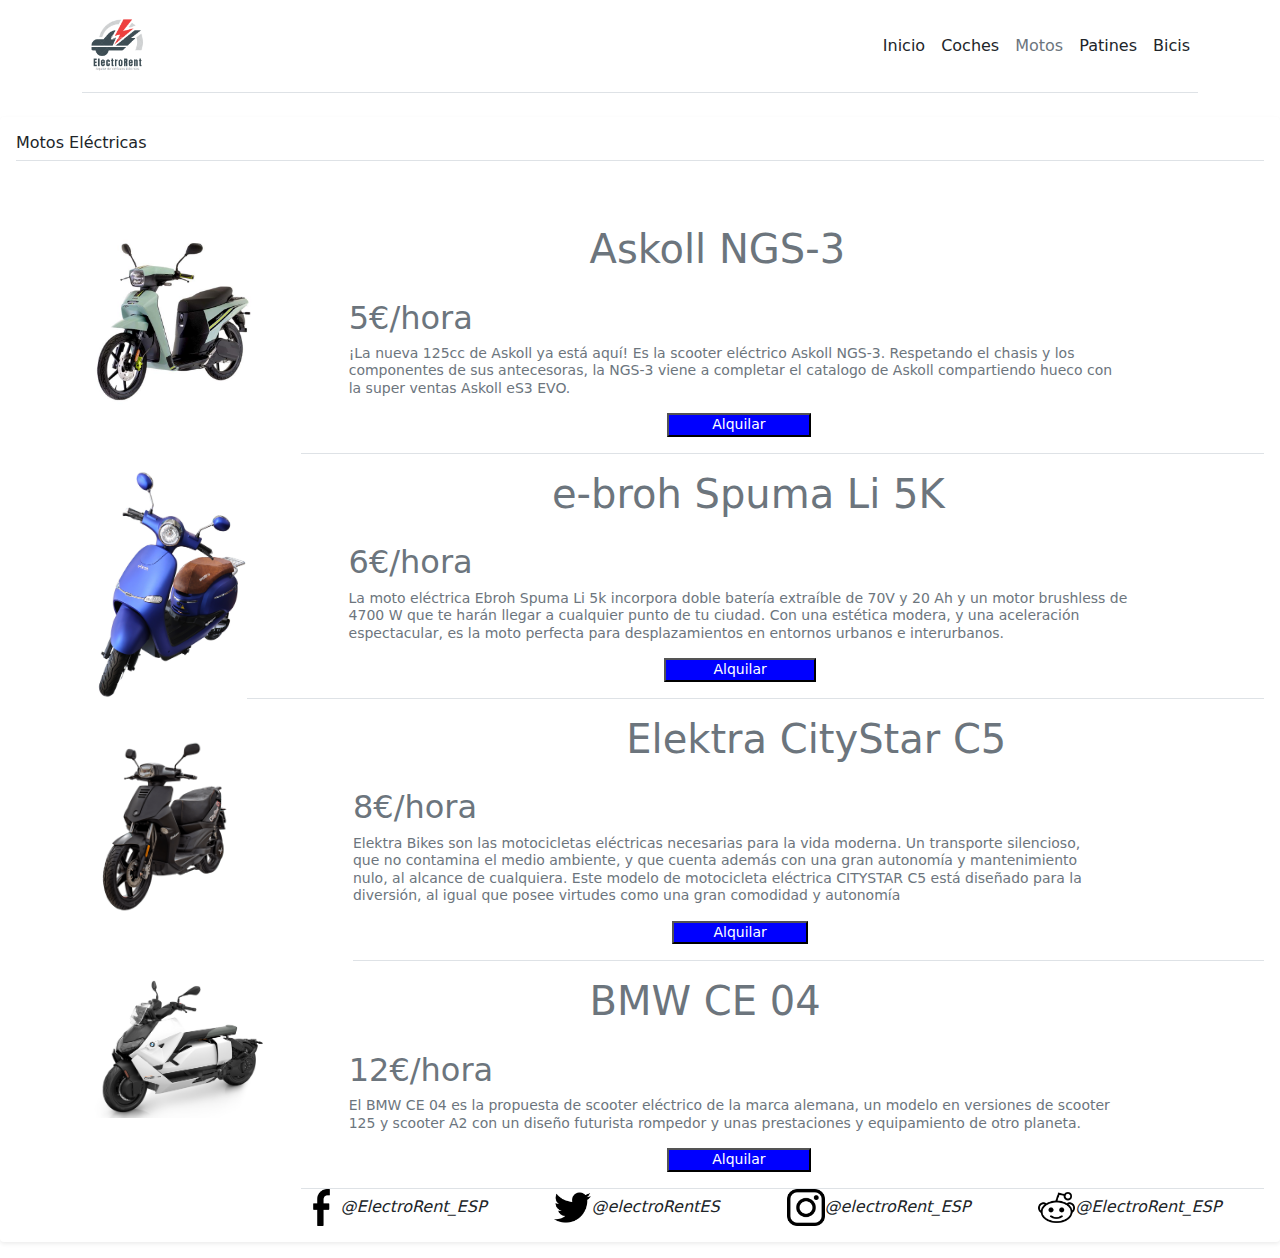
<file: html/moto.html>
<!DOCTYPE html>
<html lang="en">

<head>
    <meta charset="UTF-8">
    <meta http-equiv="X-UA-Compatible" content="IE=edge">
    <meta name="viewport" content="width=device-width, initial-scale=1.0">
    <title>ElectroRent | Motos</title>
    <link rel="stylesheet" href="../css/style.css">
</head>

<link href="../css/bootstrap.min.css" rel="stylesheet">

<style>
    .bd-placeholder-img {
        font-size: 1.125rem;
        text-anchor: middle;
        -webkit-user-select: none;
        -moz-user-select: none;
        user-select: none;
    }

    @media (min-width: 768px) {
        .bd-placeholder-img-lg {
            font-size: 3.5rem;
        }
    }
</style>

<body>
    <svg xmlns="http://www.w3.org/2000/svg" style="display: none;">
        <symbol id="bootstrap" viewBox="0 0 118 94">
            <title>Bootstrap</title>
            <path fill-rule="evenodd" clip-rule="evenodd"
                d="M24.509 0c-6.733 0-11.715 5.893-11.492 12.284.214 6.14-.064 14.092-2.066 20.577C8.943 39.365 5.547 43.485 0 44.014v5.972c5.547.529 8.943 4.649 10.951 11.153 2.002 6.485 2.28 14.437 2.066 20.577C12.794 88.106 17.776 94 24.51 94H93.5c6.733 0 11.714-5.893 11.491-12.284-.214-6.14.064-14.092 2.066-20.577 2.009-6.504 5.396-10.624 10.943-11.153v-5.972c-5.547-.529-8.934-4.649-10.943-11.153-2.002-6.484-2.28-14.437-2.066-20.577C105.214 5.894 100.233 0 93.5 0H24.508zM80 57.863C80 66.663 73.436 72 62.543 72H44a2 2 0 01-2-2V24a2 2 0 012-2h18.437c9.083 0 15.044 4.92 15.044 12.474 0 5.302-4.01 10.049-9.119 10.88v.277C75.317 46.394 80 51.21 80 57.863zM60.521 28.34H49.948v14.934h8.905c6.884 0 10.68-2.772 10.68-7.727 0-4.643-3.264-7.207-9.012-7.207zM49.948 49.2v16.458H60.91c7.167 0 10.964-2.876 10.964-8.281 0-5.406-3.903-8.178-11.425-8.178H49.948z">
            </path>
        </symbol>
        <symbol id="home" viewBox="0 0 16 16">
            <path
                d="M8.354 1.146a.5.5 0 0 0-.708 0l-6 6A.5.5 0 0 0 1.5 7.5v7a.5.5 0 0 0 .5.5h4.5a.5.5 0 0 0 .5-.5v-4h2v4a.5.5 0 0 0 .5.5H14a.5.5 0 0 0 .5-.5v-7a.5.5 0 0 0-.146-.354L13 5.793V2.5a.5.5 0 0 0-.5-.5h-1a.5.5 0 0 0-.5.5v1.293L8.354 1.146zM2.5 14V7.707l5.5-5.5 5.5 5.5V14H10v-4a.5.5 0 0 0-.5-.5h-3a.5.5 0 0 0-.5.5v4H2.5z" />
        </symbol>
        <symbol id="speedometer2" viewBox="0 0 16 16">
            <path
                d="M8 4a.5.5 0 0 1 .5.5V6a.5.5 0 0 1-1 0V4.5A.5.5 0 0 1 8 4zM3.732 5.732a.5.5 0 0 1 .707 0l.915.914a.5.5 0 1 1-.708.708l-.914-.915a.5.5 0 0 1 0-.707zM2 10a.5.5 0 0 1 .5-.5h1.586a.5.5 0 0 1 0 1H2.5A.5.5 0 0 1 2 10zm9.5 0a.5.5 0 0 1 .5-.5h1.5a.5.5 0 0 1 0 1H12a.5.5 0 0 1-.5-.5zm.754-4.246a.389.389 0 0 0-.527-.02L7.547 9.31a.91.91 0 1 0 1.302 1.258l3.434-4.297a.389.389 0 0 0-.029-.518z" />
            <path fill-rule="evenodd"
                d="M0 10a8 8 0 1 1 15.547 2.661c-.442 1.253-1.845 1.602-2.932 1.25C11.309 13.488 9.475 13 8 13c-1.474 0-3.31.488-4.615.911-1.087.352-2.49.003-2.932-1.25A7.988 7.988 0 0 1 0 10zm8-7a7 7 0 0 0-6.603 9.329c.203.575.923.876 1.68.63C4.397 12.533 6.358 12 8 12s3.604.532 4.923.96c.757.245 1.477-.056 1.68-.631A7 7 0 0 0 8 3z" />
        </symbol>
        <symbol id="table" viewBox="0 0 16 16">
            <path
                d="M0 2a2 2 0 0 1 2-2h12a2 2 0 0 1 2 2v12a2 2 0 0 1-2 2H2a2 2 0 0 1-2-2V2zm15 2h-4v3h4V4zm0 4h-4v3h4V8zm0 4h-4v3h3a1 1 0 0 0 1-1v-2zm-5 3v-3H6v3h4zm-5 0v-3H1v2a1 1 0 0 0 1 1h3zm-4-4h4V8H1v3zm0-4h4V4H1v3zm5-3v3h4V4H6zm4 4H6v3h4V8z" />
        </symbol>
        <symbol id="people-circle" viewBox="0 0 16 16">
            <path d="M11 6a3 3 0 1 1-6 0 3 3 0 0 1 6 0z" />
            <path fill-rule="evenodd"
                d="M0 8a8 8 0 1 1 16 0A8 8 0 0 1 0 8zm8-7a7 7 0 0 0-5.468 11.37C3.242 11.226 4.805 10 8 10s4.757 1.225 5.468 2.37A7 7 0 0 0 8 1z" />
        </symbol>
        <symbol id="grid" viewBox="0 0 16 16">
            <path
                d="M1 2.5A1.5 1.5 0 0 1 2.5 1h3A1.5 1.5 0 0 1 7 2.5v3A1.5 1.5 0 0 1 5.5 7h-3A1.5 1.5 0 0 1 1 5.5v-3zM2.5 2a.5.5 0 0 0-.5.5v3a.5.5 0 0 0 .5.5h3a.5.5 0 0 0 .5-.5v-3a.5.5 0 0 0-.5-.5h-3zm6.5.5A1.5 1.5 0 0 1 10.5 1h3A1.5 1.5 0 0 1 15 2.5v3A1.5 1.5 0 0 1 13.5 7h-3A1.5 1.5 0 0 1 9 5.5v-3zm1.5-.5a.5.5 0 0 0-.5.5v3a.5.5 0 0 0 .5.5h3a.5.5 0 0 0 .5-.5v-3a.5.5 0 0 0-.5-.5h-3zM1 10.5A1.5 1.5 0 0 1 2.5 9h3A1.5 1.5 0 0 1 7 10.5v3A1.5 1.5 0 0 1 5.5 15h-3A1.5 1.5 0 0 1 1 13.5v-3zm1.5-.5a.5.5 0 0 0-.5.5v3a.5.5 0 0 0 .5.5h3a.5.5 0 0 0 .5-.5v-3a.5.5 0 0 0-.5-.5h-3zm6.5.5A1.5 1.5 0 0 1 10.5 9h3a1.5 1.5 0 0 1 1.5 1.5v3a1.5 1.5 0 0 1-1.5 1.5h-3A1.5 1.5 0 0 1 9 13.5v-3zm1.5-.5a.5.5 0 0 0-.5.5v3a.5.5 0 0 0 .5.5h3a.5.5 0 0 0 .5-.5v-3a.5.5 0 0 0-.5-.5h-3z" />
        </symbol>
    </svg>


    <!--ENCABEZADO-->

    <div class="container">
        <header
            class="d-flex flex-wrap align-items-center justify-content-center justify-content-md-between py-3 mb-4 border-bottom">
            <a href="../index.html"><img src="../img/logo.PNG" class="logo"></a>
            <a class="d-flex align-items-center col-md-3 mb-2 mb-md-0 text-dark text-decoration-none">
                <svg class="bi me-2" width="40" height="32" role="img" aria-label="Bootstrap">
                    <use xlink:href="" />
                </svg>
            </a>

            <ul class="nav col-12 col-md-auto mb-2 justify-content-center mb-md-0">
                <li><a href="../index.html" class="nav-link px-2 link-dark">Inicio</a></li>
                <li><a href="../html/coche.html" class="nav-link px-2 link-dark">Coches</a></li>
                <li><a href="../html/moto.html" class="nav-link px-2 link-secondary">Motos</a></li>
                <li><a href="../html/patin.html" class="nav-link px-2 link-dark">Patines</a></li>
                <li><a href="../html/bici.html" class="nav-link px-2 link-dark">Bicis</a></li>
            </ul>
        </header>
    </div>

    <!--PRODUCTOS-->
    <div class="my-3 p-3 bg-body rounded shadow-sm">
        <h6 class="border-bottom pb-2 mb-0">Motos Eléctricas</h6>
        <div class="d-flex text-muted pt-3">
            <svg class="bd-placeholder-img flex-shrink-0 me-2 rounded" width="32" height="32"
                xmlns="http://www.w3.org/2000/svg" role="img" aria-label="Placeholder: 32x32"
                preserveAspectRatio="xMidYMid slice" focusable="false">
            </svg>
   </div>
    <div class="d-flex text-muted pt-3">
        <img src="../img/motos/askoll_ngs3.jpg"
            style="width: 20%; height: 15%; margin-left: 2.8%;">
        <div class="pb-3 mb-0 small lh-sm border-bottom">
            <h1 class="d-block text-gray-dark" style="margin-left: 30%;">Askoll NGS-3</h1><br>
            <h2 style="margin-left: 5%;">5€/hora</h2>
            <p style="width: 80%; margin-left: 5%;">
                ¡La nueva 125cc de Askoll ya está aquí! Es la scooter eléctrico Askoll NGS-3.
                 Respetando el chasis y los componentes de sus antecesoras, la NGS-3 viene a completar el catalogo de Askoll 
                 compartiendo hueco con la super ventas Askoll eS3 EVO.
            </p>
            <button style="margin-left: 38%; width: 15%" class="alquilar"
                onclick="document.location='../html/pagos.html'">Alquilar</button>
        </div>
    </div>

    <div class="d-flex text-muted pt-3">
        <img src="../img/motos/e-broh_Spuma.jpeg"
            style="width: 12%; margin-left: 6.5%;">
        <div class="pb-3 mb-0 small lh-sm border-bottom">
            <h1 class="d-block text-gray-dark" style="margin-left: 30%;">e-broh Spuma Li 5K</h1><br>
            <h2 style="margin-left: 10%;">6€/hora</h2>
            <p style="width: 80%; margin-left: 10%;">
                La moto eléctrica Ebroh Spuma Li 5k incorpora doble batería extraíble de 70V y 20 Ah y un motor brushless de 4700 W
                 que te harán llegar a cualquier punto de tu ciudad. Con una estética modera, y una aceleración espectacular, es la moto
                  perfecta para desplazamientos en entornos urbanos e interurbanos.
            </p>
            <button style="margin-left: 41%; width: 15%" class="alquilar"
                onclick="document.location='../html/pagos.html'">Alquilar</button>
        </div>
    </div>

    <div class="d-flex text-muted pt-3">
        <img src="../img/motos/Elektra_CityStar C5.png"
            style="width: 27%; height: 15%;">
        <div class="pb-3 mb-0 small lh-sm border-bottom">
            <h1 class="d-block text-gray-dark" style="margin-left: 30%;">Elektra CityStar C5</h1><br>
            <h2 style="margin-left: 0%;">8€/hora</h2>
            <p style="width: 80%; margin-left: 0%;">
                Elektra Bikes son las motocicletas eléctricas necesarias para la vida moderna. Un transporte silencioso, 
                que no contamina el medio ambiente, y que cuenta además con una gran autonomía y mantenimiento nulo, al alcance de cualquiera. 
                Este modelo de motocicleta eléctrica CITYSTAR C5 está diseñado para la diversión, al igual que posee virtudes como una 
                gran comodidad y autonomía
            </p>
            <button style="margin-left: 35%; width: 15%" class="alquilar"
                onclick="document.location='../html/pagos.html'">Alquilar</button>
        </div>
    </div>

    <div class="d-flex text-muted pt-3">
        <img src="../img/motos/BMW_CE_04.jpg"
            style="width: 20%; height: 15%; margin-left: 2.8%;">
        <div class="pb-3 mb-0 small lh-sm border-bottom">
            <h1 class="d-block text-gray-dark" style="margin-left: 30%;">BMW CE 04</h1><br>
            <h2 style="margin-left: 5%;">12€/hora</h2>
            <p style="width: 80%; margin-left: 5%;">
                El BMW CE 04 es la propuesta de scooter eléctrico de la marca alemana, un modelo en versiones de scooter 125 y 
                scooter A2 con un diseño futurista rompedor y unas prestaciones y equipamiento de otro planeta.
            </p>
            <button style="margin-left: 38%; width: 15%" class="alquilar"
                onclick="document.location='../html/pagos.html'">Alquilar</button>
        </div>
    </div>

    
    <!--RRSS-->

    <i class="fab fa-facebook-f"><img src="../img/facebook.png"
            style="width: 3%; margin-left: 23%;">@ElectroRent_ESP</i>
    <i class="fab fa-twitter"><img src="../img/twitter.png" style="width: 3%; margin-left: 5%;">@electroRentES</i>
    <i class="fab fa-instagram"><img src="../img/instagram.png" style="width: 3%; margin-left: 5%;">@electroRent_ESP</i>
    <i class="fab fa-reddit-alien"><img src="../img/reddit.png" style="width: 3%; margin-left: 5%;">@ElectroRent_ESP</i>

    <!--SCRIPT-->
    <script src="../js/bootstrap.bundle.min.js"></script>
</body>

</html>
</file>
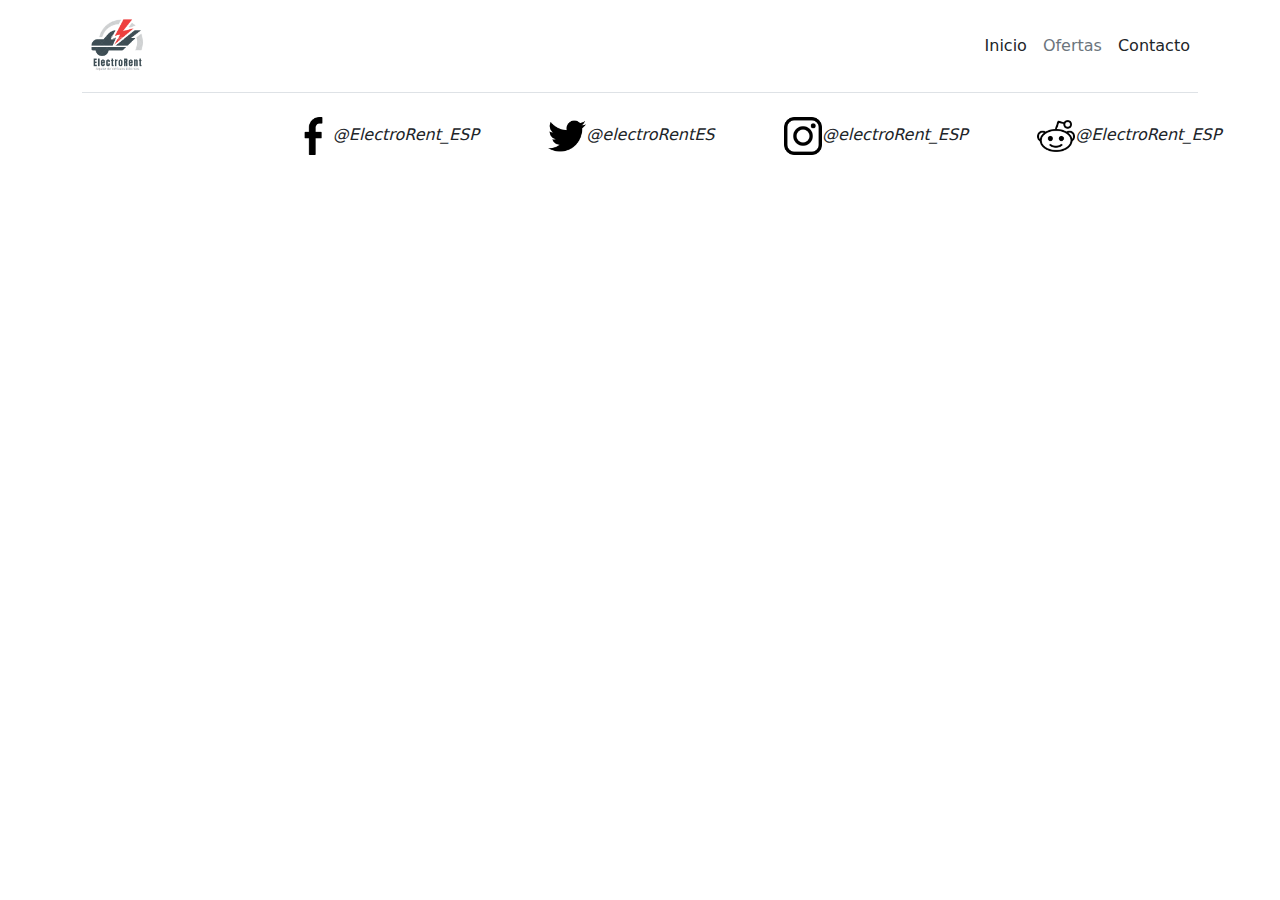
<file: html/ofertas.html>
<!DOCTYPE html>
<html lang="en">

<head>
    <meta charset="UTF-8">
    <meta http-equiv="X-UA-Compatible" content="IE=edge">
    <meta name="viewport" content="width=device-width, initial-scale=1.0">
    <title>ElectroRent</title>
    <link rel="stylesheet" href="../css/style.css">
</head>

<link href="../css/bootstrap.min.css" rel="stylesheet">

<style>
    .bd-placeholder-img {
        font-size: 1.125rem;
        text-anchor: middle;
        -webkit-user-select: none;
        -moz-user-select: none;
        user-select: none;
    }

    @media (min-width: 768px) {
        .bd-placeholder-img-lg {
            font-size: 3.5rem;
        }
    }
</style>

<body>
    <svg xmlns="http://www.w3.org/2000/svg" style="display: none;">
        <symbol id="bootstrap" viewBox="0 0 118 94">
            <title>Bootstrap</title>
            <path fill-rule="evenodd" clip-rule="evenodd"
                d="M24.509 0c-6.733 0-11.715 5.893-11.492 12.284.214 6.14-.064 14.092-2.066 20.577C8.943 39.365 5.547 43.485 0 44.014v5.972c5.547.529 8.943 4.649 10.951 11.153 2.002 6.485 2.28 14.437 2.066 20.577C12.794 88.106 17.776 94 24.51 94H93.5c6.733 0 11.714-5.893 11.491-12.284-.214-6.14.064-14.092 2.066-20.577 2.009-6.504 5.396-10.624 10.943-11.153v-5.972c-5.547-.529-8.934-4.649-10.943-11.153-2.002-6.484-2.28-14.437-2.066-20.577C105.214 5.894 100.233 0 93.5 0H24.508zM80 57.863C80 66.663 73.436 72 62.543 72H44a2 2 0 01-2-2V24a2 2 0 012-2h18.437c9.083 0 15.044 4.92 15.044 12.474 0 5.302-4.01 10.049-9.119 10.88v.277C75.317 46.394 80 51.21 80 57.863zM60.521 28.34H49.948v14.934h8.905c6.884 0 10.68-2.772 10.68-7.727 0-4.643-3.264-7.207-9.012-7.207zM49.948 49.2v16.458H60.91c7.167 0 10.964-2.876 10.964-8.281 0-5.406-3.903-8.178-11.425-8.178H49.948z">
            </path>
        </symbol>
        <symbol id="home" viewBox="0 0 16 16">
            <path
                d="M8.354 1.146a.5.5 0 0 0-.708 0l-6 6A.5.5 0 0 0 1.5 7.5v7a.5.5 0 0 0 .5.5h4.5a.5.5 0 0 0 .5-.5v-4h2v4a.5.5 0 0 0 .5.5H14a.5.5 0 0 0 .5-.5v-7a.5.5 0 0 0-.146-.354L13 5.793V2.5a.5.5 0 0 0-.5-.5h-1a.5.5 0 0 0-.5.5v1.293L8.354 1.146zM2.5 14V7.707l5.5-5.5 5.5 5.5V14H10v-4a.5.5 0 0 0-.5-.5h-3a.5.5 0 0 0-.5.5v4H2.5z" />
        </symbol>
        <symbol id="speedometer2" viewBox="0 0 16 16">
            <path
                d="M8 4a.5.5 0 0 1 .5.5V6a.5.5 0 0 1-1 0V4.5A.5.5 0 0 1 8 4zM3.732 5.732a.5.5 0 0 1 .707 0l.915.914a.5.5 0 1 1-.708.708l-.914-.915a.5.5 0 0 1 0-.707zM2 10a.5.5 0 0 1 .5-.5h1.586a.5.5 0 0 1 0 1H2.5A.5.5 0 0 1 2 10zm9.5 0a.5.5 0 0 1 .5-.5h1.5a.5.5 0 0 1 0 1H12a.5.5 0 0 1-.5-.5zm.754-4.246a.389.389 0 0 0-.527-.02L7.547 9.31a.91.91 0 1 0 1.302 1.258l3.434-4.297a.389.389 0 0 0-.029-.518z" />
            <path fill-rule="evenodd"
                d="M0 10a8 8 0 1 1 15.547 2.661c-.442 1.253-1.845 1.602-2.932 1.25C11.309 13.488 9.475 13 8 13c-1.474 0-3.31.488-4.615.911-1.087.352-2.49.003-2.932-1.25A7.988 7.988 0 0 1 0 10zm8-7a7 7 0 0 0-6.603 9.329c.203.575.923.876 1.68.63C4.397 12.533 6.358 12 8 12s3.604.532 4.923.96c.757.245 1.477-.056 1.68-.631A7 7 0 0 0 8 3z" />
        </symbol>
        <symbol id="table" viewBox="0 0 16 16">
            <path
                d="M0 2a2 2 0 0 1 2-2h12a2 2 0 0 1 2 2v12a2 2 0 0 1-2 2H2a2 2 0 0 1-2-2V2zm15 2h-4v3h4V4zm0 4h-4v3h4V8zm0 4h-4v3h3a1 1 0 0 0 1-1v-2zm-5 3v-3H6v3h4zm-5 0v-3H1v2a1 1 0 0 0 1 1h3zm-4-4h4V8H1v3zm0-4h4V4H1v3zm5-3v3h4V4H6zm4 4H6v3h4V8z" />
        </symbol>
        <symbol id="people-circle" viewBox="0 0 16 16">
            <path d="M11 6a3 3 0 1 1-6 0 3 3 0 0 1 6 0z" />
            <path fill-rule="evenodd"
                d="M0 8a8 8 0 1 1 16 0A8 8 0 0 1 0 8zm8-7a7 7 0 0 0-5.468 11.37C3.242 11.226 4.805 10 8 10s4.757 1.225 5.468 2.37A7 7 0 0 0 8 1z" />
        </symbol>
        <symbol id="grid" viewBox="0 0 16 16">
            <path
                d="M1 2.5A1.5 1.5 0 0 1 2.5 1h3A1.5 1.5 0 0 1 7 2.5v3A1.5 1.5 0 0 1 5.5 7h-3A1.5 1.5 0 0 1 1 5.5v-3zM2.5 2a.5.5 0 0 0-.5.5v3a.5.5 0 0 0 .5.5h3a.5.5 0 0 0 .5-.5v-3a.5.5 0 0 0-.5-.5h-3zm6.5.5A1.5 1.5 0 0 1 10.5 1h3A1.5 1.5 0 0 1 15 2.5v3A1.5 1.5 0 0 1 13.5 7h-3A1.5 1.5 0 0 1 9 5.5v-3zm1.5-.5a.5.5 0 0 0-.5.5v3a.5.5 0 0 0 .5.5h3a.5.5 0 0 0 .5-.5v-3a.5.5 0 0 0-.5-.5h-3zM1 10.5A1.5 1.5 0 0 1 2.5 9h3A1.5 1.5 0 0 1 7 10.5v3A1.5 1.5 0 0 1 5.5 15h-3A1.5 1.5 0 0 1 1 13.5v-3zm1.5-.5a.5.5 0 0 0-.5.5v3a.5.5 0 0 0 .5.5h3a.5.5 0 0 0 .5-.5v-3a.5.5 0 0 0-.5-.5h-3zm6.5.5A1.5 1.5 0 0 1 10.5 9h3a1.5 1.5 0 0 1 1.5 1.5v3a1.5 1.5 0 0 1-1.5 1.5h-3A1.5 1.5 0 0 1 9 13.5v-3zm1.5-.5a.5.5 0 0 0-.5.5v3a.5.5 0 0 0 .5.5h3a.5.5 0 0 0 .5-.5v-3a.5.5 0 0 0-.5-.5h-3z" />
        </symbol>
    </svg>


    <!--ENCABEZADO-->

    <div class="container">
        <header
            class="d-flex flex-wrap align-items-center justify-content-center justify-content-md-between py-3 mb-4 border-bottom">
            <a href="../index.html"><img src="../img/logo.PNG" class="logo"></a>
            <a class="d-flex align-items-center col-md-3 mb-2 mb-md-0 text-dark text-decoration-none">
                <svg class="bi me-2" width="40" height="32" role="img" aria-label="Bootstrap">
                    <use xlink:href="" />
                </svg>
            </a>

            <ul class="nav col-12 col-md-auto mb-2 justify-content-center mb-md-0">
                <li><a href="../index.html" class="nav-link px-2 link-dark">Inicio</a></li>
                <li><a href="../html/contacto.html" class="nav-link px-2 link-secondary">Ofertas</a></li>
                <li><a href="../html/contacto.html" class="nav-link px-2 link-dark">Contacto</a></li>
            </ul>
        </header>
    </div>

    <!--PRODUCTOS-->



    <!--RRSS-->

    <i class="fab fa-facebook-f"><img src="../img/facebook.png" style="width: 3%; margin-left: 23%;">@ElectroRent_ESP</i>
    <i class="fab fa-twitter" ><img src="../img/twitter.png" style="width: 3%; margin-left: 5%;">@electroRentES</i>
    <i class="fab fa-instagram"><img src="../img/instagram.png" style="width: 3%; margin-left: 5%;">@electroRent_ESP</i>
    <i class="fab fa-reddit-alien"><img src="../img/reddit.png" style="width: 3%; margin-left: 5%;">@ElectroRent_ESP</i>

    <!--SCRIPT-->
    <script src="../js/bootstrap.bundle.min.js"></script>
</body>

</html>
</file>
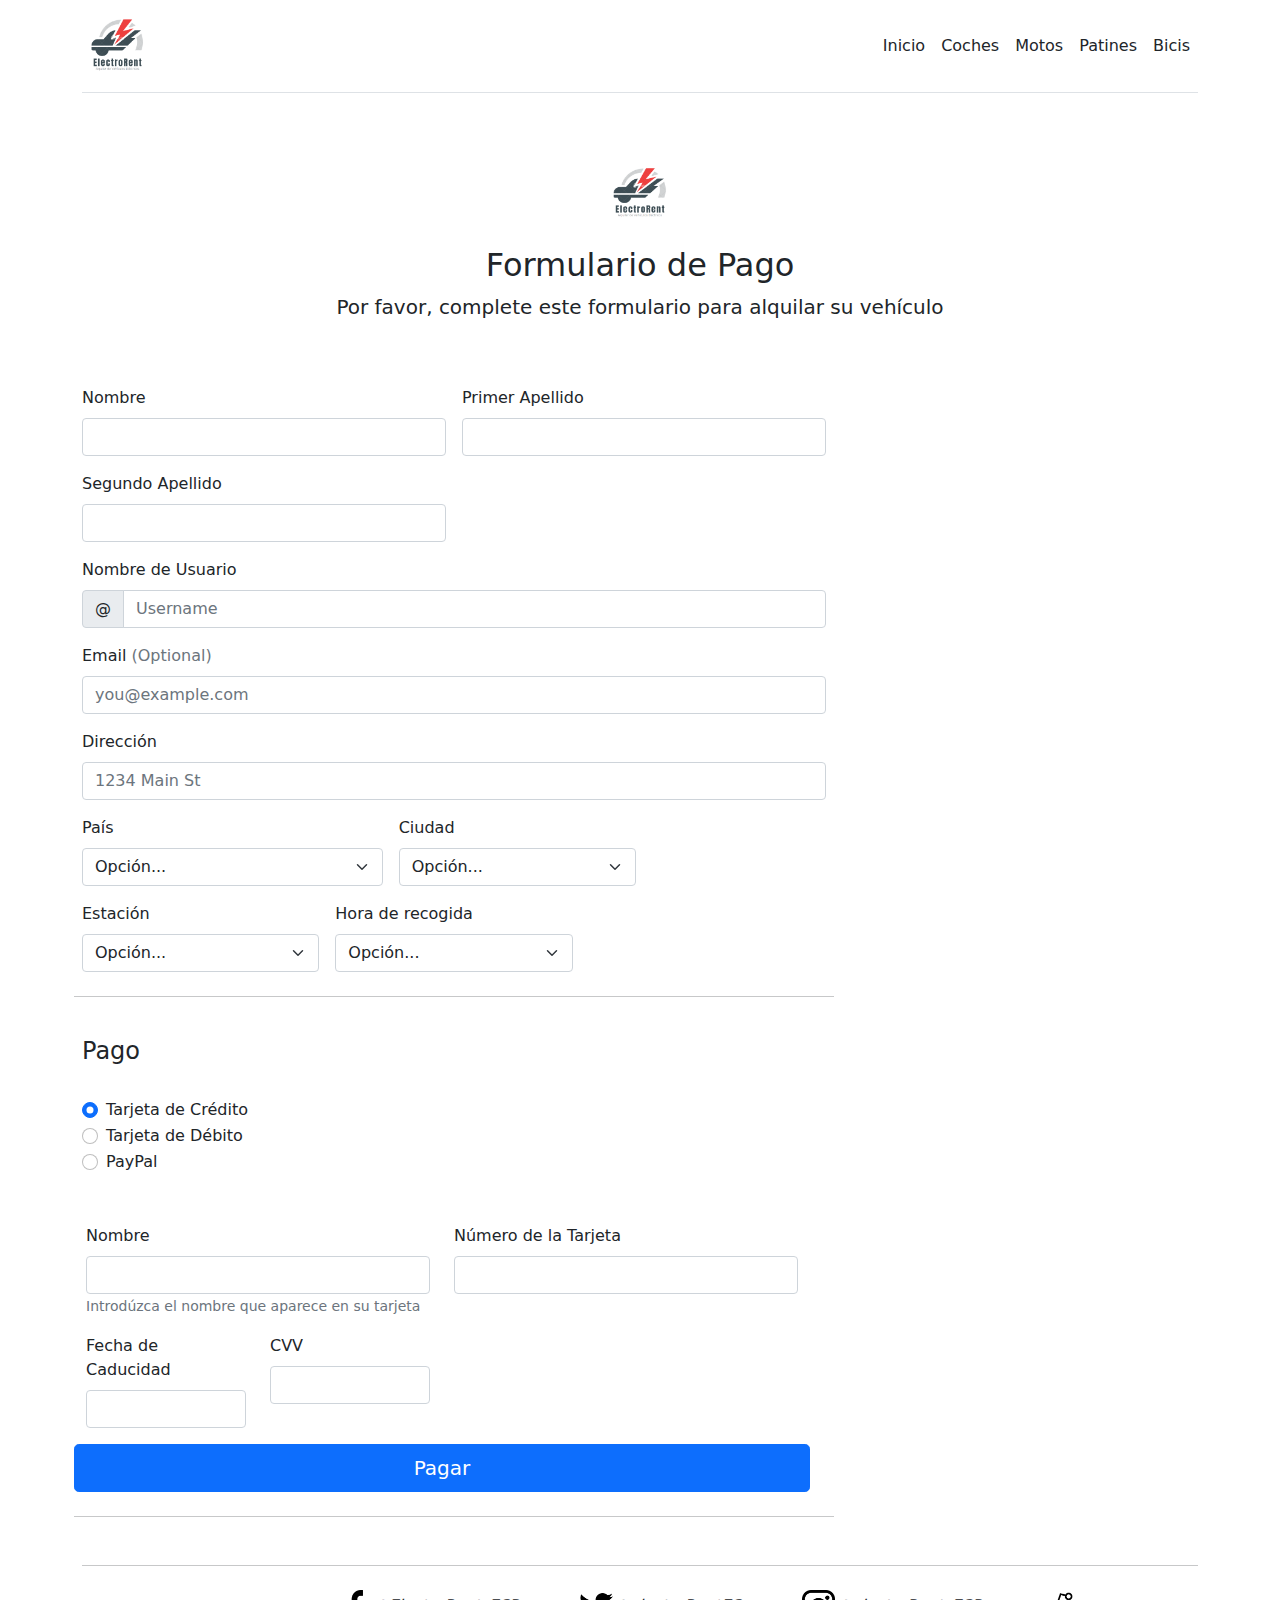
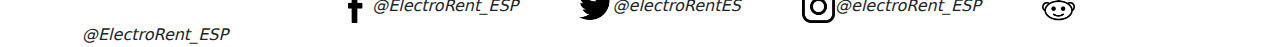
<file: html/pagos.html>
<!DOCTYPE html>
<html lang="en">

<head>
    <meta charset="UTF-8">
    <meta http-equiv="X-UA-Compatible" content="IE=edge">
    <meta name="viewport" content="width=device-width, initial-scale=1.0">
    <title>ElectroRent</title>
    <link rel="stylesheet" href="../css/style.css">

</head>

<link href="../css/bootstrap.min.css" rel="stylesheet">

<style>
    .bd-placeholder-img {
        font-size: 1.125rem;
        text-anchor: middle;
        -webkit-user-select: none;
        -moz-user-select: none;
        user-select: none;
    }

    @media (min-width: 768px) {
        .bd-placeholder-img-lg {
            font-size: 3.5rem;
        }
    }
</style>

<body>
    <svg xmlns="http://www.w3.org/2000/svg" style="display: none;">
        <symbol id="bootstrap" viewBox="0 0 118 94">
            <title>Bootstrap</title>
            <path fill-rule="evenodd" clip-rule="evenodd"
                d="M24.509 0c-6.733 0-11.715 5.893-11.492 12.284.214 6.14-.064 14.092-2.066 20.577C8.943 39.365 5.547 43.485 0 44.014v5.972c5.547.529 8.943 4.649 10.951 11.153 2.002 6.485 2.28 14.437 2.066 20.577C12.794 88.106 17.776 94 24.51 94H93.5c6.733 0 11.714-5.893 11.491-12.284-.214-6.14.064-14.092 2.066-20.577 2.009-6.504 5.396-10.624 10.943-11.153v-5.972c-5.547-.529-8.934-4.649-10.943-11.153-2.002-6.484-2.28-14.437-2.066-20.577C105.214 5.894 100.233 0 93.5 0H24.508zM80 57.863C80 66.663 73.436 72 62.543 72H44a2 2 0 01-2-2V24a2 2 0 012-2h18.437c9.083 0 15.044 4.92 15.044 12.474 0 5.302-4.01 10.049-9.119 10.88v.277C75.317 46.394 80 51.21 80 57.863zM60.521 28.34H49.948v14.934h8.905c6.884 0 10.68-2.772 10.68-7.727 0-4.643-3.264-7.207-9.012-7.207zM49.948 49.2v16.458H60.91c7.167 0 10.964-2.876 10.964-8.281 0-5.406-3.903-8.178-11.425-8.178H49.948z">
            </path>
        </symbol>
        <symbol id="home" viewBox="0 0 16 16">
            <path
                d="M8.354 1.146a.5.5 0 0 0-.708 0l-6 6A.5.5 0 0 0 1.5 7.5v7a.5.5 0 0 0 .5.5h4.5a.5.5 0 0 0 .5-.5v-4h2v4a.5.5 0 0 0 .5.5H14a.5.5 0 0 0 .5-.5v-7a.5.5 0 0 0-.146-.354L13 5.793V2.5a.5.5 0 0 0-.5-.5h-1a.5.5 0 0 0-.5.5v1.293L8.354 1.146zM2.5 14V7.707l5.5-5.5 5.5 5.5V14H10v-4a.5.5 0 0 0-.5-.5h-3a.5.5 0 0 0-.5.5v4H2.5z" />
        </symbol>
        <symbol id="speedometer2" viewBox="0 0 16 16">
            <path
                d="M8 4a.5.5 0 0 1 .5.5V6a.5.5 0 0 1-1 0V4.5A.5.5 0 0 1 8 4zM3.732 5.732a.5.5 0 0 1 .707 0l.915.914a.5.5 0 1 1-.708.708l-.914-.915a.5.5 0 0 1 0-.707zM2 10a.5.5 0 0 1 .5-.5h1.586a.5.5 0 0 1 0 1H2.5A.5.5 0 0 1 2 10zm9.5 0a.5.5 0 0 1 .5-.5h1.5a.5.5 0 0 1 0 1H12a.5.5 0 0 1-.5-.5zm.754-4.246a.389.389 0 0 0-.527-.02L7.547 9.31a.91.91 0 1 0 1.302 1.258l3.434-4.297a.389.389 0 0 0-.029-.518z" />
            <path fill-rule="evenodd"
                d="M0 10a8 8 0 1 1 15.547 2.661c-.442 1.253-1.845 1.602-2.932 1.25C11.309 13.488 9.475 13 8 13c-1.474 0-3.31.488-4.615.911-1.087.352-2.49.003-2.932-1.25A7.988 7.988 0 0 1 0 10zm8-7a7 7 0 0 0-6.603 9.329c.203.575.923.876 1.68.63C4.397 12.533 6.358 12 8 12s3.604.532 4.923.96c.757.245 1.477-.056 1.68-.631A7 7 0 0 0 8 3z" />
        </symbol>
        <symbol id="table" viewBox="0 0 16 16">
            <path
                d="M0 2a2 2 0 0 1 2-2h12a2 2 0 0 1 2 2v12a2 2 0 0 1-2 2H2a2 2 0 0 1-2-2V2zm15 2h-4v3h4V4zm0 4h-4v3h4V8zm0 4h-4v3h3a1 1 0 0 0 1-1v-2zm-5 3v-3H6v3h4zm-5 0v-3H1v2a1 1 0 0 0 1 1h3zm-4-4h4V8H1v3zm0-4h4V4H1v3zm5-3v3h4V4H6zm4 4H6v3h4V8z" />
        </symbol>
        <symbol id="people-circle" viewBox="0 0 16 16">
            <path d="M11 6a3 3 0 1 1-6 0 3 3 0 0 1 6 0z" />
            <path fill-rule="evenodd"
                d="M0 8a8 8 0 1 1 16 0A8 8 0 0 1 0 8zm8-7a7 7 0 0 0-5.468 11.37C3.242 11.226 4.805 10 8 10s4.757 1.225 5.468 2.37A7 7 0 0 0 8 1z" />
        </symbol>
        <symbol id="grid" viewBox="0 0 16 16">
            <path
                d="M1 2.5A1.5 1.5 0 0 1 2.5 1h3A1.5 1.5 0 0 1 7 2.5v3A1.5 1.5 0 0 1 5.5 7h-3A1.5 1.5 0 0 1 1 5.5v-3zM2.5 2a.5.5 0 0 0-.5.5v3a.5.5 0 0 0 .5.5h3a.5.5 0 0 0 .5-.5v-3a.5.5 0 0 0-.5-.5h-3zm6.5.5A1.5 1.5 0 0 1 10.5 1h3A1.5 1.5 0 0 1 15 2.5v3A1.5 1.5 0 0 1 13.5 7h-3A1.5 1.5 0 0 1 9 5.5v-3zm1.5-.5a.5.5 0 0 0-.5.5v3a.5.5 0 0 0 .5.5h3a.5.5 0 0 0 .5-.5v-3a.5.5 0 0 0-.5-.5h-3zM1 10.5A1.5 1.5 0 0 1 2.5 9h3A1.5 1.5 0 0 1 7 10.5v3A1.5 1.5 0 0 1 5.5 15h-3A1.5 1.5 0 0 1 1 13.5v-3zm1.5-.5a.5.5 0 0 0-.5.5v3a.5.5 0 0 0 .5.5h3a.5.5 0 0 0 .5-.5v-3a.5.5 0 0 0-.5-.5h-3zm6.5.5A1.5 1.5 0 0 1 10.5 9h3a1.5 1.5 0 0 1 1.5 1.5v3a1.5 1.5 0 0 1-1.5 1.5h-3A1.5 1.5 0 0 1 9 13.5v-3zm1.5-.5a.5.5 0 0 0-.5.5v3a.5.5 0 0 0 .5.5h3a.5.5 0 0 0 .5-.5v-3a.5.5 0 0 0-.5-.5h-3z" />
        </symbol>
    </svg>


    <!--ENCABEZADO-->

    <div class="container">
        <script>
            (function () {
                'use strict'

                var forms = document.querySelectorAll('.needs-validation')

                Array.prototype.slice.call(forms)
                    .forEach(function (form) {
                        form.addEventListener('submit', function (event) {
                            if (!form.checkValidity()) {
                                event.preventDefault()
                                event.stopPropagation()
                            }

                            form.classList.add('was-validated')
                        }, false)
                    })
            })()
        </script>
        <header
            class="d-flex flex-wrap align-items-center justify-content-center justify-content-md-between py-3 mb-4 border-bottom">
            <a href="../index.html"><img src="../img/logo.PNG" class="logo"></a>
            <a class="d-flex align-items-center col-md-3 mb-2 mb-md-0 text-dark text-decoration-none">
                <svg class="bi me-2" width="40" height="32" role="img" aria-label="Bootstrap">
                    <use xlink:href="" />
                </svg>
            </a>

            <ul class="nav col-12 col-md-auto mb-2 justify-content-center mb-md-0">
                <li><a href="../index.html" class="nav-link px-2 link-dark">Inicio</a></li>
                <li><a href="../html/coche.html" class="nav-link px-2 link-dark">Coches</a></li>
                <li><a href="../html/moto.html" class="nav-link px-2 link-dark">Motos</a></li>
                <li><a href="../html/patin.html" class="nav-link px-2 link-dark">Patines</a></li>
                <li><a href="../html/bici.html" class="nav-link px-2 link-dark">Bicis</a></li>
            </ul>
        </header>
    </div>

    <!--FORMULARIO DE PAGO-->


    <div class="container">
        <main>
            <div class="py-5 text-center">
                <img class="d-block mx-auto mb-4" src="../img/logo.PNG" alt="" width="72" height="57">
                <h2>Formulario de Pago</h2>
                <p class="lead">Por favor, complete este formulario para alquilar su vehículo</p>
            </div>


            <div class="col-md-7 col-lg-8">
                <form class="needs-validation" novalidate>
                    <div class="row g-3">
                        <div class="col-sm-6">
                            <label for="firstName" class="form-label">Nombre</label>
                            <input type="text" class="form-control" id="firstName" placeholder="" value="" required>
                            <div class="invalid-feedback">
                                Nombre no válido.
                            </div>
                        </div>

                        <div class="col-sm-6">
                            <label for="lastName" class="form-label">Primer Apellido</label>
                            <input type="text" class="form-control" id="lastName" placeholder="" value="" required>
                            <div class="invalid-feedback">
                                Primer Apellido no válido
                            </div>
                        </div>

                        <div class="col-sm-6">
                            <label for="2lastName" class="form-label">Segundo Apellido</label>
                            <input type="text" class="form-control" id="2lastName" placeholder="" value="" required>
                            <div class="invalid-feedback">
                                Segundo Apellido no válido
                            </div>
                        </div>

                        <div class="col-12">
                            <label for="username" class="form-label">Nombre de Usuario</label>
                            <div class="input-group has-validation">
                                <span class="input-group-text">@</span>
                                <input type="text" class="form-control" id="username" placeholder="Username" required>
                                <div class="invalid-feedback">
                                    Se requiere nombre de usuario.
                                </div>
                            </div>
                        </div>

                        <div class="col-12">
                            <label for="email" class="form-label">Email <span
                                    class="text-muted">(Optional)</span></label>
                            <input type="email" class="form-control" id="email" placeholder="you@example.com">
                            <div class="invalid-feedback">
                                Introduce un email válido.
                            </div>
                        </div>

                        <div class="col-12">
                            <label for="address" class="form-label">Dirección</label>
                            <input type="text" class="form-control" id="address" placeholder="1234 Main St" required>
                            <div class="invalid-feedback">
                                Se requiere una dirección
                            </div>
                        </div>

                        <div class="col-md-5">
                            <label for="country" class="form-label">País</label>
                            <select class="form-select" id="country" required>
                                <option value="">Opción...</option>
                                <option>España</option>
                                <option>Portugal</option>
                                <option>Andorra</option>
                            </select>
                            <div class="invalid-feedback">
                                Seleccione un país
                            </div>
                        </div>

                        <div class="col-md-4">
                            <label for="state" class="form-label">Ciudad</label>
                            <select class="form-select" id="state" required>
                                <option value="">Opción...</option>
                                <option>Madrid</option>
                                <option>Barcelona</option>
                                <option>Valencia</option>
                                <option>Sevilla</option>
                                <option>Bilbao</option>
                                <option>Lisboa</option>
                                <option>Porto</option>
                                <option>Faro</option>
                                <option>Andorra La Vella</option>
                            </select>
                            <div class="invalid-feedback">
                                Seleccione una ciudad
                            </div>
                        </div>

                        <div class="col-md-4">
                            <label for="state" class="form-label">Estación</label>
                            <select class="form-select" id="state" required>
                                <option value="">Opción...</option>
                                <option>Atocha(Madrid)</option>
                                <option>Chamartín(Madrid)</option>
                                <option>Aeropuerto de Barajas(Madrid)</option>
                                <option>Estación de Sants(Barcelona)</option>
                                <option>Aeropuerto del Prat(Barcelona)</option>
                                <option>Cornellà de Llobregat(Barcelona)</option>
                                <option>Oceanogràfic(Valencia)</option>
                                <option>Estación Joaquín Sorolla(Valencia)</option>
                                <option>Estación de Santa Justa(Sevilla)</option>
                                <option>Aeropuerto de San Pablo(Sevilla)</option>
                                <option>Aeropuerto de Bilbao(Bilbao)</option>
                                <option>Estação do Rossio(Lisboa)</option>
                                <option>Aeroporto de Oporto-Francisco Sá Carneiro(Porto)</option>
                                <option>Aeroporto de Faro(Faro)</option>
                                <option>Estació Nacional d'Autobusos del Principat d'Andorra(Andorra La Vella)</option>
                            </select>
                            <div class="invalid-feedback">
                                Seleccione una ciudad
                            </div>
                        </div>

                        <div class="col-md-4">
                            <label for="state" class="form-label">Hora de recogida</label>
                            <select class="form-select" id="state" required>
                                <option value="">Opción...</option>
                                <option>08:00</option>
                                <option>08:30</option>
                                <option>09:00</option>
                                <option>09:30</option>
                                <option>10:00</option>
                                <option>10:30</option>
                                <option>11:00</option>
                                <option>11:30</option>
                                <option>12:00</option>
                                <option>12:30</option>
                                <option>13:00</option>
                                <option>13:30</option>
                                <option>14:00</option>
                            </select>
                            <div class="invalid-feedback">
                                Seleccione una ciudad
                            </div>
                        </div>


                        <hr class="my-4">

                        <h4 class="mb-3">Pago</h4>

                        <div class="my-3">
                            <div class="form-check">
                                <input id="credit" name="paymentMethod" type="radio" class="form-check-input" checked
                                    required>
                                <label class="form-check-label" for="credit">Tarjeta de Crédito</label>
                            </div>
                            <div class="form-check">
                                <input id="debit" name="paymentMethod" type="radio" class="form-check-input" required>
                                <label class="form-check-label" for="debit">Tarjeta de Débito</label>
                            </div>
                            <div class="form-check">
                                <input id="paypal" name="paymentMethod" type="radio" class="form-check-input" required>
                                <label class="form-check-label" for="paypal">PayPal</label>
                            </div>
                        </div>

                        <div class="row gy-3">
                            <div class="col-md-6">
                                <label for="cc-name" class="form-label">Nombre</label>
                                <input type="text" class="form-control" id="cc-name" placeholder="" required>
                                <small class="text-muted">Introdúzca el nombre que aparece en su tarjeta</small>
                                <div class="invalid-feedback">
                                    Se requiere nombre para la tarjeta
                                </div>
                            </div>

                            <div class="col-md-6">
                                <label for="cc-number" class="form-label">Número de la Tarjeta</label>
                                <input type="text" class="form-control" id="cc-number" placeholder="" required>
                                <div class="invalid-feedback">
                                    Se requiere un número en la tarjeta
                                </div>
                            </div>

                            <div class="col-md-3">
                                <label for="cc-expiration" class="form-label">Fecha de Caducidad</label>
                                <input type="text" class="form-control" id="cc-expiration" placeholder="" required>
                                <div class="invalid-feedback">
                                    Se requiere una fecha de Caducidad
                                </div>
                            </div>

                            <div class="col-md-3">
                                <label for="cc-cvv" class="form-label">CVV</label>
                                <input type="text" class="form-control" id="cc-cvv" placeholder="" required>
                                <div class="invalid-feedback">
                                    Se requiere un código de seguridad
                                </div>
                            </div>
                            <button class="w-100 btn btn-primary btn-lg" type="button" onclick="document.location='../index.html'">Pagar
                                <script>
                                    alert("Se ha pagado correctamente, puede recoger su vehículo a la hora que ha indicado. ¡Gracias!")
                                </script>
                            </button>
                        </div>

                        <hr class="my-4">
                </form>

            </div>
    </div>
    </main>




    <!--RRSS-->
    <hr class="my-4">
    <i class="fab fa-facebook-f"><img src="../img/facebook.png"
            style="width: 3%; margin-left: 23%;">@ElectroRent_ESP</i>
    <i class="fab fa-twitter"><img src="../img/twitter.png" style="width: 3%; margin-left: 5%;">@electroRentES</i>
    <i class="fab fa-instagram"><img src="../img/instagram.png" style="width: 3%; margin-left: 5%;">@electroRent_ESP</i>
    <i class="fab fa-reddit-alien"><img src="../img/reddit.png" style="width: 3%; margin-left: 5%;">@ElectroRent_ESP</i>

    <!--SCRIPT-->
    <script src="../js/bootstrap.bundle.min.js"></script>
</body>

</html>
</file>
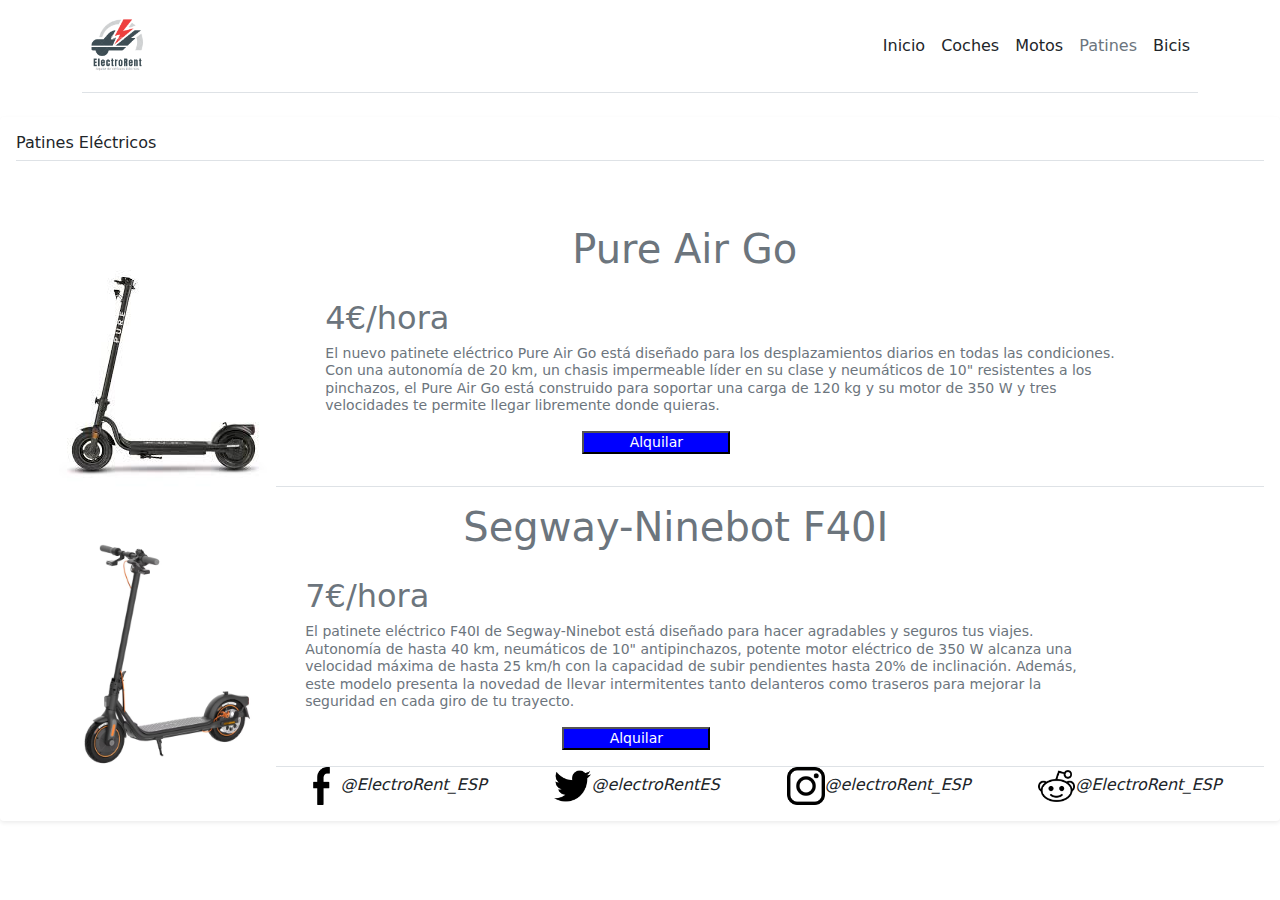
<file: html/patin.html>
<!DOCTYPE html>
<html lang="en">

<head>
    <meta charset="UTF-8">
    <meta http-equiv="X-UA-Compatible" content="IE=edge">
    <meta name="viewport" content="width=device-width, initial-scale=1.0">
    <title>ElectroRent</title>
    <link rel="stylesheet" href="../css/style.css">
</head>

<link href="../css/bootstrap.min.css" rel="stylesheet">

<style>
    .bd-placeholder-img {
        font-size: 1.125rem;
        text-anchor: middle;
        -webkit-user-select: none;
        -moz-user-select: none;
        user-select: none;
    }

    @media (min-width: 768px) {
        .bd-placeholder-img-lg {
            font-size: 3.5rem;
        }
    }
</style>

<body>
    <svg xmlns="http://www.w3.org/2000/svg" style="display: none;">
        <symbol id="bootstrap" viewBox="0 0 118 94">
            <title>Bootstrap</title>
            <path fill-rule="evenodd" clip-rule="evenodd"
                d="M24.509 0c-6.733 0-11.715 5.893-11.492 12.284.214 6.14-.064 14.092-2.066 20.577C8.943 39.365 5.547 43.485 0 44.014v5.972c5.547.529 8.943 4.649 10.951 11.153 2.002 6.485 2.28 14.437 2.066 20.577C12.794 88.106 17.776 94 24.51 94H93.5c6.733 0 11.714-5.893 11.491-12.284-.214-6.14.064-14.092 2.066-20.577 2.009-6.504 5.396-10.624 10.943-11.153v-5.972c-5.547-.529-8.934-4.649-10.943-11.153-2.002-6.484-2.28-14.437-2.066-20.577C105.214 5.894 100.233 0 93.5 0H24.508zM80 57.863C80 66.663 73.436 72 62.543 72H44a2 2 0 01-2-2V24a2 2 0 012-2h18.437c9.083 0 15.044 4.92 15.044 12.474 0 5.302-4.01 10.049-9.119 10.88v.277C75.317 46.394 80 51.21 80 57.863zM60.521 28.34H49.948v14.934h8.905c6.884 0 10.68-2.772 10.68-7.727 0-4.643-3.264-7.207-9.012-7.207zM49.948 49.2v16.458H60.91c7.167 0 10.964-2.876 10.964-8.281 0-5.406-3.903-8.178-11.425-8.178H49.948z">
            </path>
        </symbol>
        <symbol id="home" viewBox="0 0 16 16">
            <path
                d="M8.354 1.146a.5.5 0 0 0-.708 0l-6 6A.5.5 0 0 0 1.5 7.5v7a.5.5 0 0 0 .5.5h4.5a.5.5 0 0 0 .5-.5v-4h2v4a.5.5 0 0 0 .5.5H14a.5.5 0 0 0 .5-.5v-7a.5.5 0 0 0-.146-.354L13 5.793V2.5a.5.5 0 0 0-.5-.5h-1a.5.5 0 0 0-.5.5v1.293L8.354 1.146zM2.5 14V7.707l5.5-5.5 5.5 5.5V14H10v-4a.5.5 0 0 0-.5-.5h-3a.5.5 0 0 0-.5.5v4H2.5z" />
        </symbol>
        <symbol id="speedometer2" viewBox="0 0 16 16">
            <path
                d="M8 4a.5.5 0 0 1 .5.5V6a.5.5 0 0 1-1 0V4.5A.5.5 0 0 1 8 4zM3.732 5.732a.5.5 0 0 1 .707 0l.915.914a.5.5 0 1 1-.708.708l-.914-.915a.5.5 0 0 1 0-.707zM2 10a.5.5 0 0 1 .5-.5h1.586a.5.5 0 0 1 0 1H2.5A.5.5 0 0 1 2 10zm9.5 0a.5.5 0 0 1 .5-.5h1.5a.5.5 0 0 1 0 1H12a.5.5 0 0 1-.5-.5zm.754-4.246a.389.389 0 0 0-.527-.02L7.547 9.31a.91.91 0 1 0 1.302 1.258l3.434-4.297a.389.389 0 0 0-.029-.518z" />
            <path fill-rule="evenodd"
                d="M0 10a8 8 0 1 1 15.547 2.661c-.442 1.253-1.845 1.602-2.932 1.25C11.309 13.488 9.475 13 8 13c-1.474 0-3.31.488-4.615.911-1.087.352-2.49.003-2.932-1.25A7.988 7.988 0 0 1 0 10zm8-7a7 7 0 0 0-6.603 9.329c.203.575.923.876 1.68.63C4.397 12.533 6.358 12 8 12s3.604.532 4.923.96c.757.245 1.477-.056 1.68-.631A7 7 0 0 0 8 3z" />
        </symbol>
        <symbol id="table" viewBox="0 0 16 16">
            <path
                d="M0 2a2 2 0 0 1 2-2h12a2 2 0 0 1 2 2v12a2 2 0 0 1-2 2H2a2 2 0 0 1-2-2V2zm15 2h-4v3h4V4zm0 4h-4v3h4V8zm0 4h-4v3h3a1 1 0 0 0 1-1v-2zm-5 3v-3H6v3h4zm-5 0v-3H1v2a1 1 0 0 0 1 1h3zm-4-4h4V8H1v3zm0-4h4V4H1v3zm5-3v3h4V4H6zm4 4H6v3h4V8z" />
        </symbol>
        <symbol id="people-circle" viewBox="0 0 16 16">
            <path d="M11 6a3 3 0 1 1-6 0 3 3 0 0 1 6 0z" />
            <path fill-rule="evenodd"
                d="M0 8a8 8 0 1 1 16 0A8 8 0 0 1 0 8zm8-7a7 7 0 0 0-5.468 11.37C3.242 11.226 4.805 10 8 10s4.757 1.225 5.468 2.37A7 7 0 0 0 8 1z" />
        </symbol>
        <symbol id="grid" viewBox="0 0 16 16">
            <path
                d="M1 2.5A1.5 1.5 0 0 1 2.5 1h3A1.5 1.5 0 0 1 7 2.5v3A1.5 1.5 0 0 1 5.5 7h-3A1.5 1.5 0 0 1 1 5.5v-3zM2.5 2a.5.5 0 0 0-.5.5v3a.5.5 0 0 0 .5.5h3a.5.5 0 0 0 .5-.5v-3a.5.5 0 0 0-.5-.5h-3zm6.5.5A1.5 1.5 0 0 1 10.5 1h3A1.5 1.5 0 0 1 15 2.5v3A1.5 1.5 0 0 1 13.5 7h-3A1.5 1.5 0 0 1 9 5.5v-3zm1.5-.5a.5.5 0 0 0-.5.5v3a.5.5 0 0 0 .5.5h3a.5.5 0 0 0 .5-.5v-3a.5.5 0 0 0-.5-.5h-3zM1 10.5A1.5 1.5 0 0 1 2.5 9h3A1.5 1.5 0 0 1 7 10.5v3A1.5 1.5 0 0 1 5.5 15h-3A1.5 1.5 0 0 1 1 13.5v-3zm1.5-.5a.5.5 0 0 0-.5.5v3a.5.5 0 0 0 .5.5h3a.5.5 0 0 0 .5-.5v-3a.5.5 0 0 0-.5-.5h-3zm6.5.5A1.5 1.5 0 0 1 10.5 9h3a1.5 1.5 0 0 1 1.5 1.5v3a1.5 1.5 0 0 1-1.5 1.5h-3A1.5 1.5 0 0 1 9 13.5v-3zm1.5-.5a.5.5 0 0 0-.5.5v3a.5.5 0 0 0 .5.5h3a.5.5 0 0 0 .5-.5v-3a.5.5 0 0 0-.5-.5h-3z" />
        </symbol>
    </svg>


    <!--ENCABEZADO-->

    <div class="container">
        <header
            class="d-flex flex-wrap align-items-center justify-content-center justify-content-md-between py-3 mb-4 border-bottom">
            <a href="../index.html"><img src="../img/logo.PNG" class="logo"></a>
            <a class="d-flex align-items-center col-md-3 mb-2 mb-md-0 text-dark text-decoration-none">
                <svg class="bi me-2" width="40" height="32" role="img" aria-label="Bootstrap">
                    <use xlink:href="" />
                </svg>
            </a>

            <ul class="nav col-12 col-md-auto mb-2 justify-content-center mb-md-0">
                <li><a href="../index.html" class="nav-link px-2 link-dark">Inicio</a></li>
                <li><a href="../html/coche.html" class="nav-link px-2 link-dark">Coches</a></li>
                <li><a href="../html/moto.html" class="nav-link px-2 link-dark">Motos</a></li>
                <li><a href="../html/patin.html" class="nav-link px-2 link-secondary">Patines</a></li>
                <li><a href="../html/bici.html" class="nav-link px-2 link-dark">Bicis</a></li>
            </ul>
        </header>
    </div>

    <!--PRODUCTOS-->
    <div class="my-3 p-3 bg-body rounded shadow-sm">
        <h6 class="border-bottom pb-2 mb-0">Patines Eléctricos</h6>
        <div class="d-flex text-muted pt-3">
            <svg class="bd-placeholder-img flex-shrink-0 me-2 rounded" width="32" height="32"
                xmlns="http://www.w3.org/2000/svg" role="img" aria-label="Placeholder: 32x32"
                preserveAspectRatio="xMidYMid slice" focusable="false">
            </svg>
   </div>

    <div class="d-flex text-muted pt-3">
        <img src="../img/patines/pure_air_go.jpg" style="width: 20%; height: 15%; margin-top: 3%; margin-left: 2.8%;">
        <div class="pb-3 mb-0 small lh-sm border-bottom">
            <h1 class="d-block text-gray-dark" style="margin-left: 30%;">Pure Air Go</h1><br>
            <h2 style="margin-left: 5%;">4€/hora</h2>
            <p style="width: 80%; margin-left: 5%;">
                El nuevo patinete eléctrico Pure Air Go está diseñado para los desplazamientos diarios en todas las condiciones. 
            Con una autonomía de 20 km, un chasis impermeable líder en su clase y neumáticos de 10" resistentes a los pinchazos, 
            el Pure Air Go está construido para soportar una carga de 120 kg y su motor de 350 W y tres velocidades te permite llegar
             libremente donde quieras.
            </p>
            <button style="margin-left: 31%; width: 15%" class="alquilar" onclick="document.location='../html/pagos.html'">Alquilar</button>
        </div>
    </div>

    <div class="d-flex text-muted pt-3">
        <img src="../img/patines/Segway-Ninebot F40I.jpg" style="width: 18%; height: 15%; margin-top: 3%; margin-left: 2.8%;">
        <div class="pb-3 mb-0 small lh-sm border-bottom">
            <h1 class="d-block text-gray-dark" style="margin-left: 19%;">Segway-Ninebot F40I</h1><br>
            <h2 style="margin-left: 3%;">7€/hora</h2>
            <p style="width: 80%; margin-left: 3%;">
                El patinete eléctrico F40I de Segway-Ninebot está diseñado para hacer agradables y seguros tus viajes. 
                Autonomía de hasta 40 km, neumáticos de 10" antipinchazos, potente motor eléctrico de 350 W alcanza una velocidad máxima
                 de hasta 25 km/h con la capacidad de subir pendientes hasta 20% de inclinación. Además, este modelo presenta la
                  novedad de llevar intermitentes tanto delanteros como traseros para mejorar la seguridad en cada giro de tu trayecto.
            </p>
            <button style="margin-left: 29%; width: 15%" class="alquilar" onclick="document.location='../html/pagos.html'">Alquilar</button>
        </div>
    </div>

    <!--RRSS-->

    <i class="fab fa-facebook-f"><img src="../img/facebook.png"
            style="width: 3%; margin-left: 23%;">@ElectroRent_ESP</i>
    <i class="fab fa-twitter"><img src="../img/twitter.png" style="width: 3%; margin-left: 5%;">@electroRentES</i>
    <i class="fab fa-instagram"><img src="../img/instagram.png" style="width: 3%; margin-left: 5%;">@electroRent_ESP</i>
    <i class="fab fa-reddit-alien"><img src="../img/reddit.png" style="width: 3%; margin-left: 5%;">@ElectroRent_ESP</i>

    <!--SCRIPT-->
    <script src="../js/bootstrap.bundle.min.js"></script>
</body>

</html>
</file>
<file: css/style.css>
.bd-placeholder-img {
    font-size: 1.125rem;
    text-anchor: middle;
    -webkit-user-select: none;
    -moz-user-select: none;
    user-select: none;
}

@media (min-width: 768px) {
    .bd-placeholder-img-lg {
        font-size: 3.5rem;
    }
}

.b-example-divider {
    height: 3rem;
    background-color: rgba(0, 0, 0, .1);
    border: solid rgba(0, 0, 0, .15);
    border-width: 1px 0;
    box-shadow: inset 0 .5em 1.5em rgba(0, 0, 0, .1), inset 0 .125em .5em rgba(0, 0, 0, .15);
}

.b-example-vr {
    flex-shrink: 0;
    width: 1.5rem;
    height: 100vh;
}

.bi {
    vertical-align: -.125em;
    fill: currentColor;
}

.nav-scroller {
    position: relative;
    z-index: 2;
    height: 2.75rem;
    overflow-y: hidden;
}

.nav-scroller .nav {
    display: flex;
    flex-wrap: nowrap;
    padding-bottom: 1rem;
    margin-top: -1px;
    overflow-x: auto;
    text-align: center;
    white-space: nowrap;
    -webkit-overflow-scrolling: touch;
}


.container {
    max-width: 960px;
  }
  
  /*
   * Custom translucent site header
   */
  
  .site-header {
    background-color: rgba(0, 0, 0, .85);
    -webkit-backdrop-filter: saturate(180%) blur(20px);
    backdrop-filter: saturate(180%) blur(20px);
  }
  .site-header a {
    color: #8e8e8e;
    transition: color .15s ease-in-out;
  }
  .site-header a:hover {
    color: #fff;
    text-decoration: none;
  }
  
  /*
   * Dummy devices (replace them with your own or something else entirely!)
   */
  
  .product-device {
    position: absolute;
    right: 10%;
    bottom: -30%;
    width: 200px;
    height: 320px;
    background-color: #333;
    border-radius: 21px;
    transform: rotate(30deg);
  }
  
  .product-device::before {
    position: absolute;
    top: 10%;
    right: 10px;
    bottom: 10%;
    left: 10px;
    content: "";
    background-color: rgba(255, 255, 255, .1);
    border-radius: 5px;
  }
  
  .product-device-2 {
    top: -25%;
    right: auto;
    bottom: 0;
    left: 5%;
    background-color: #e5e5e5;
  }
  
  
  /*
   * Extra utilities
   */
  
  .flex-equal > * {
    flex: 1;
  }
  @media (min-width: 768px) {
    .flex-md-equal > * {
      flex: 1;
    }
  }
  
  .logo{
    width: 15%;
  }


  .img1{
    width: 88%;
    margin-left: 50%;
  }

  .img2{
    width: 88%;
    margin-left: 25%;
  }
  .img3{
    width: 45%;
    margin-left: 27%;
  }

.alquilar{
    background-color: blue;
    color: white;
}

.container {
  max-width: 500px;
}
</file>
